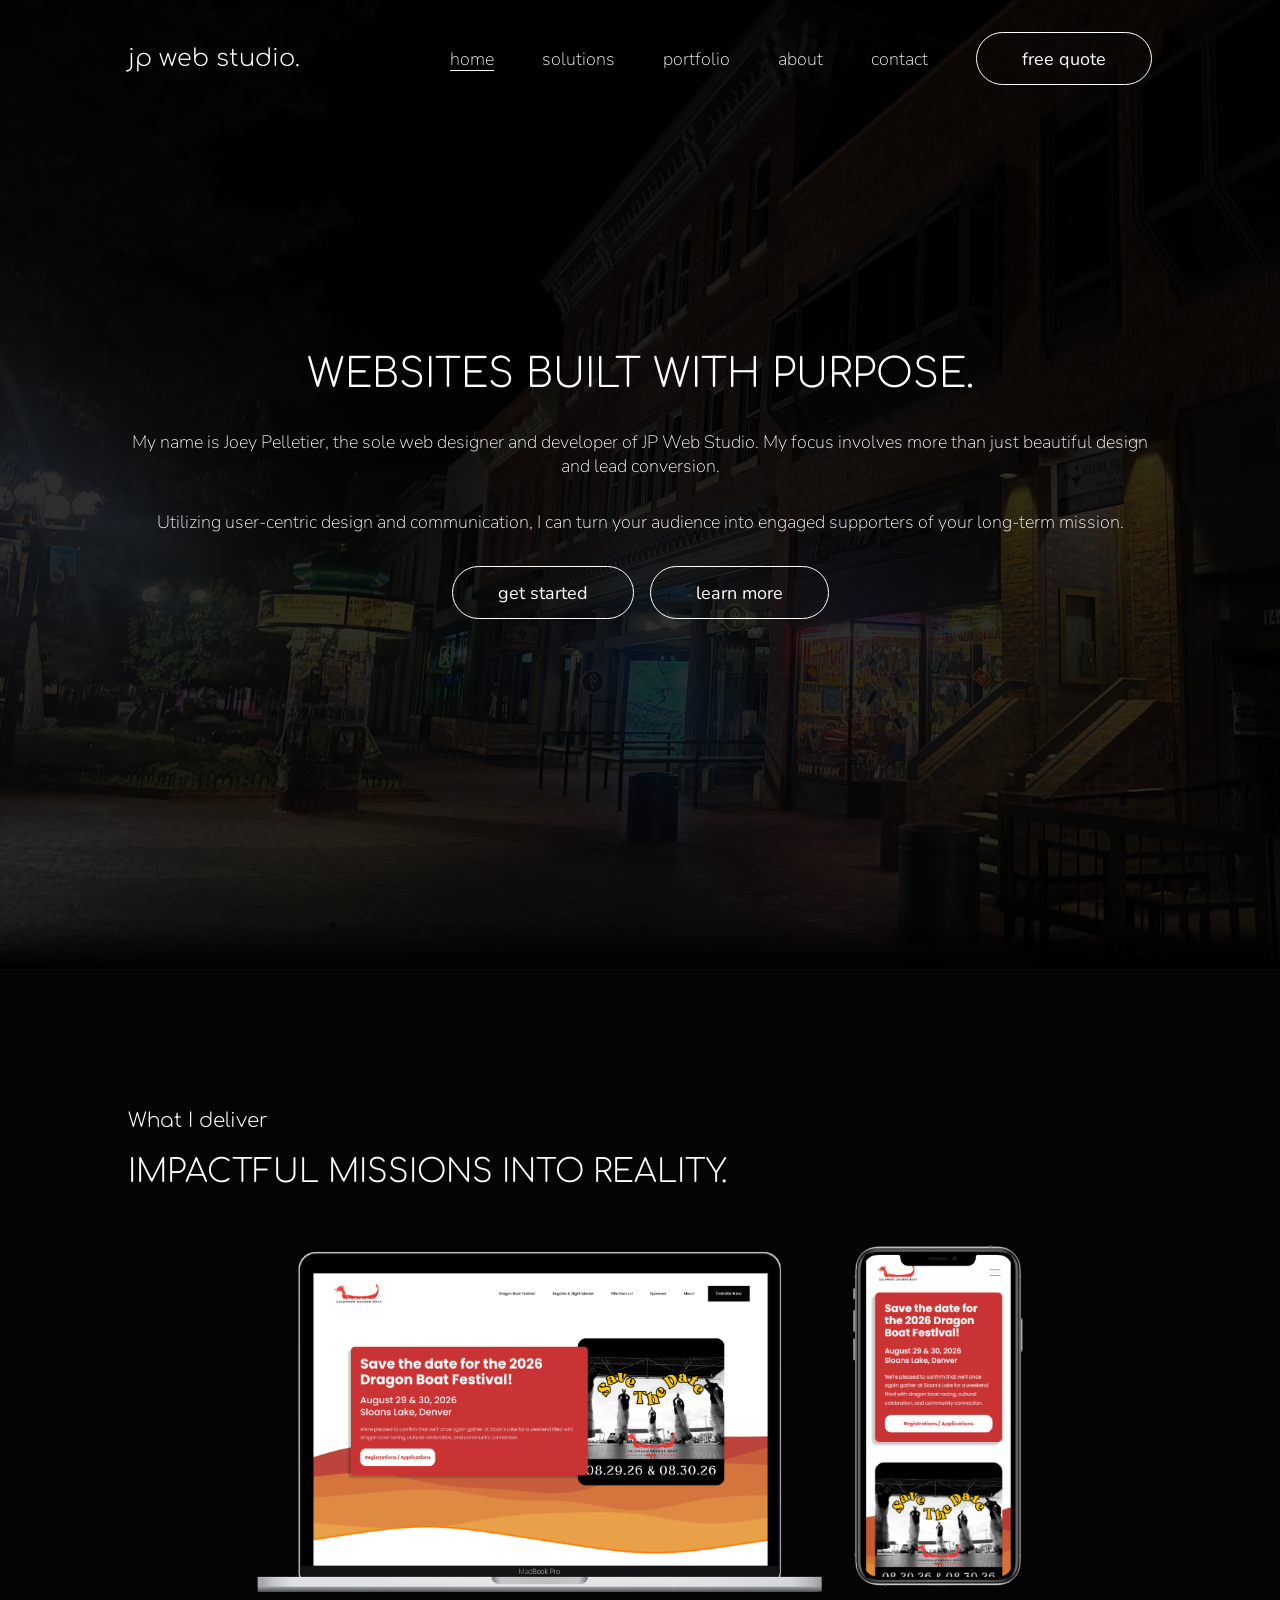
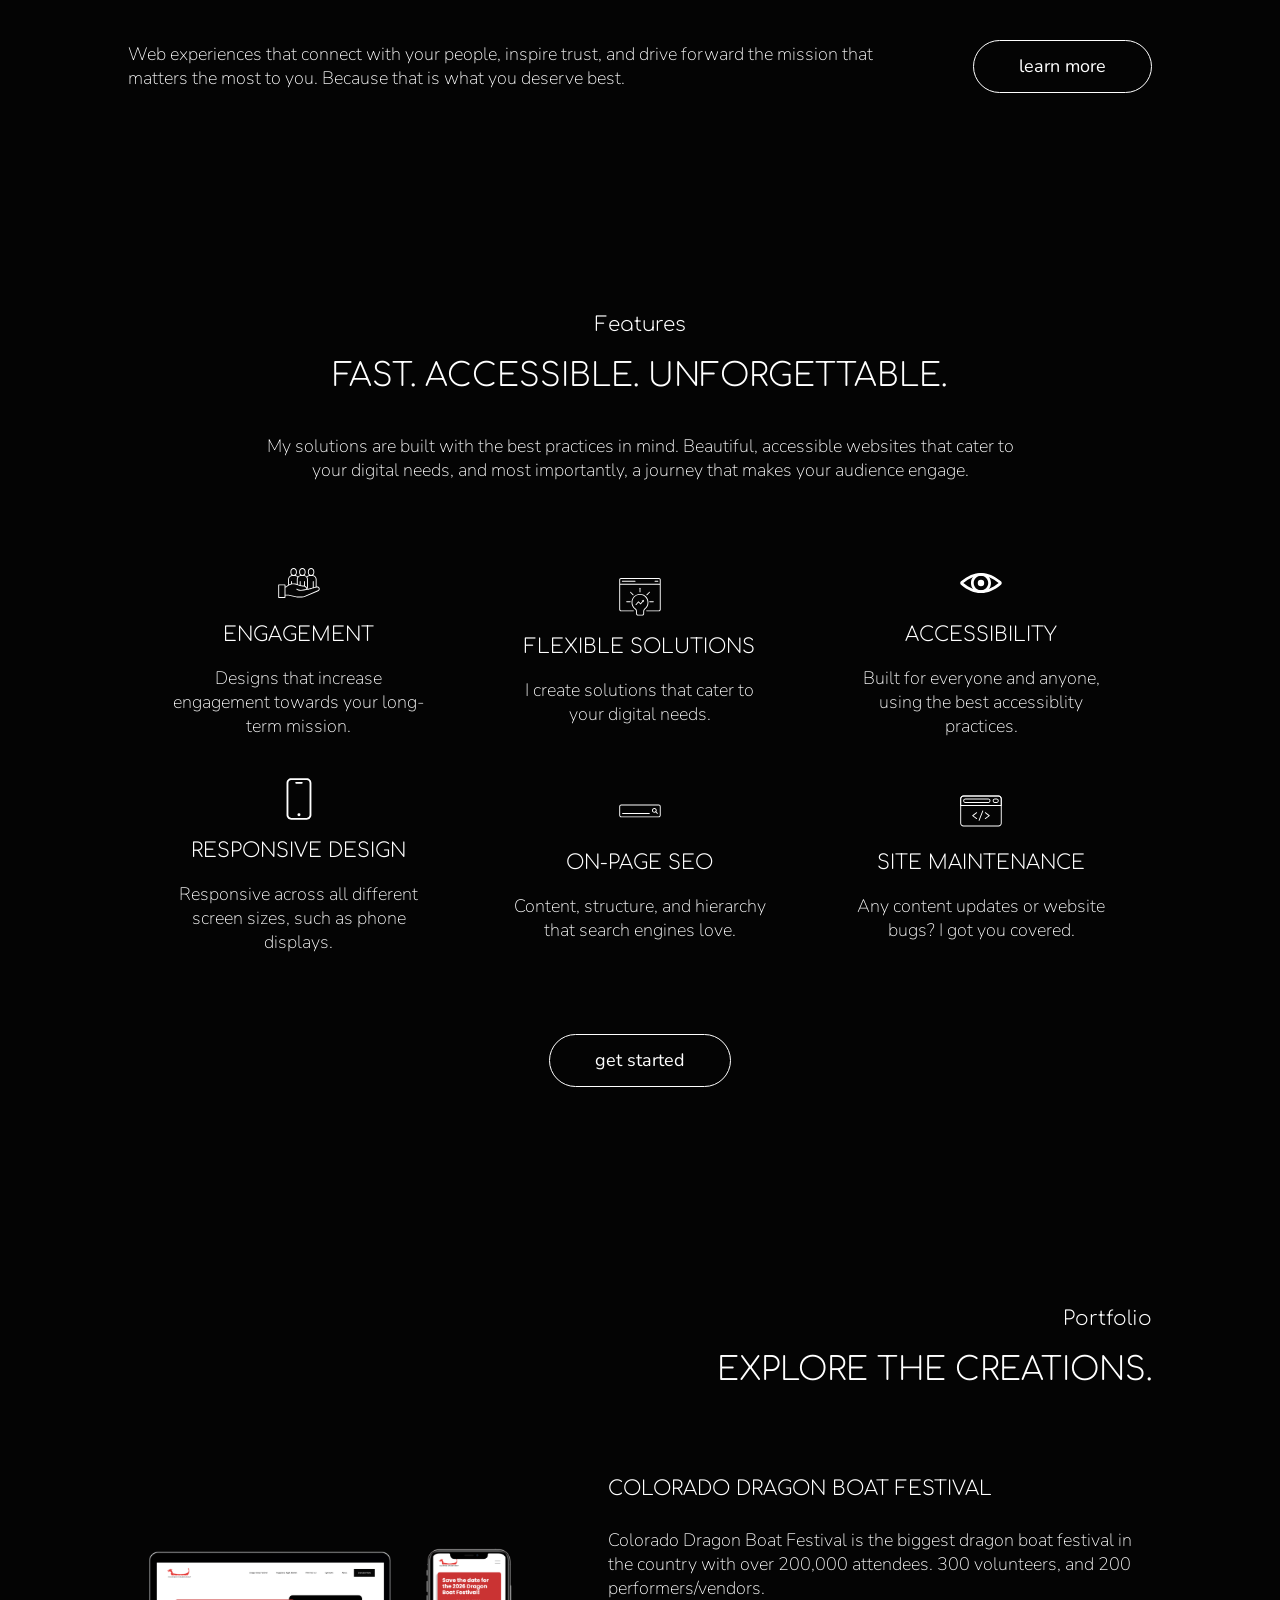
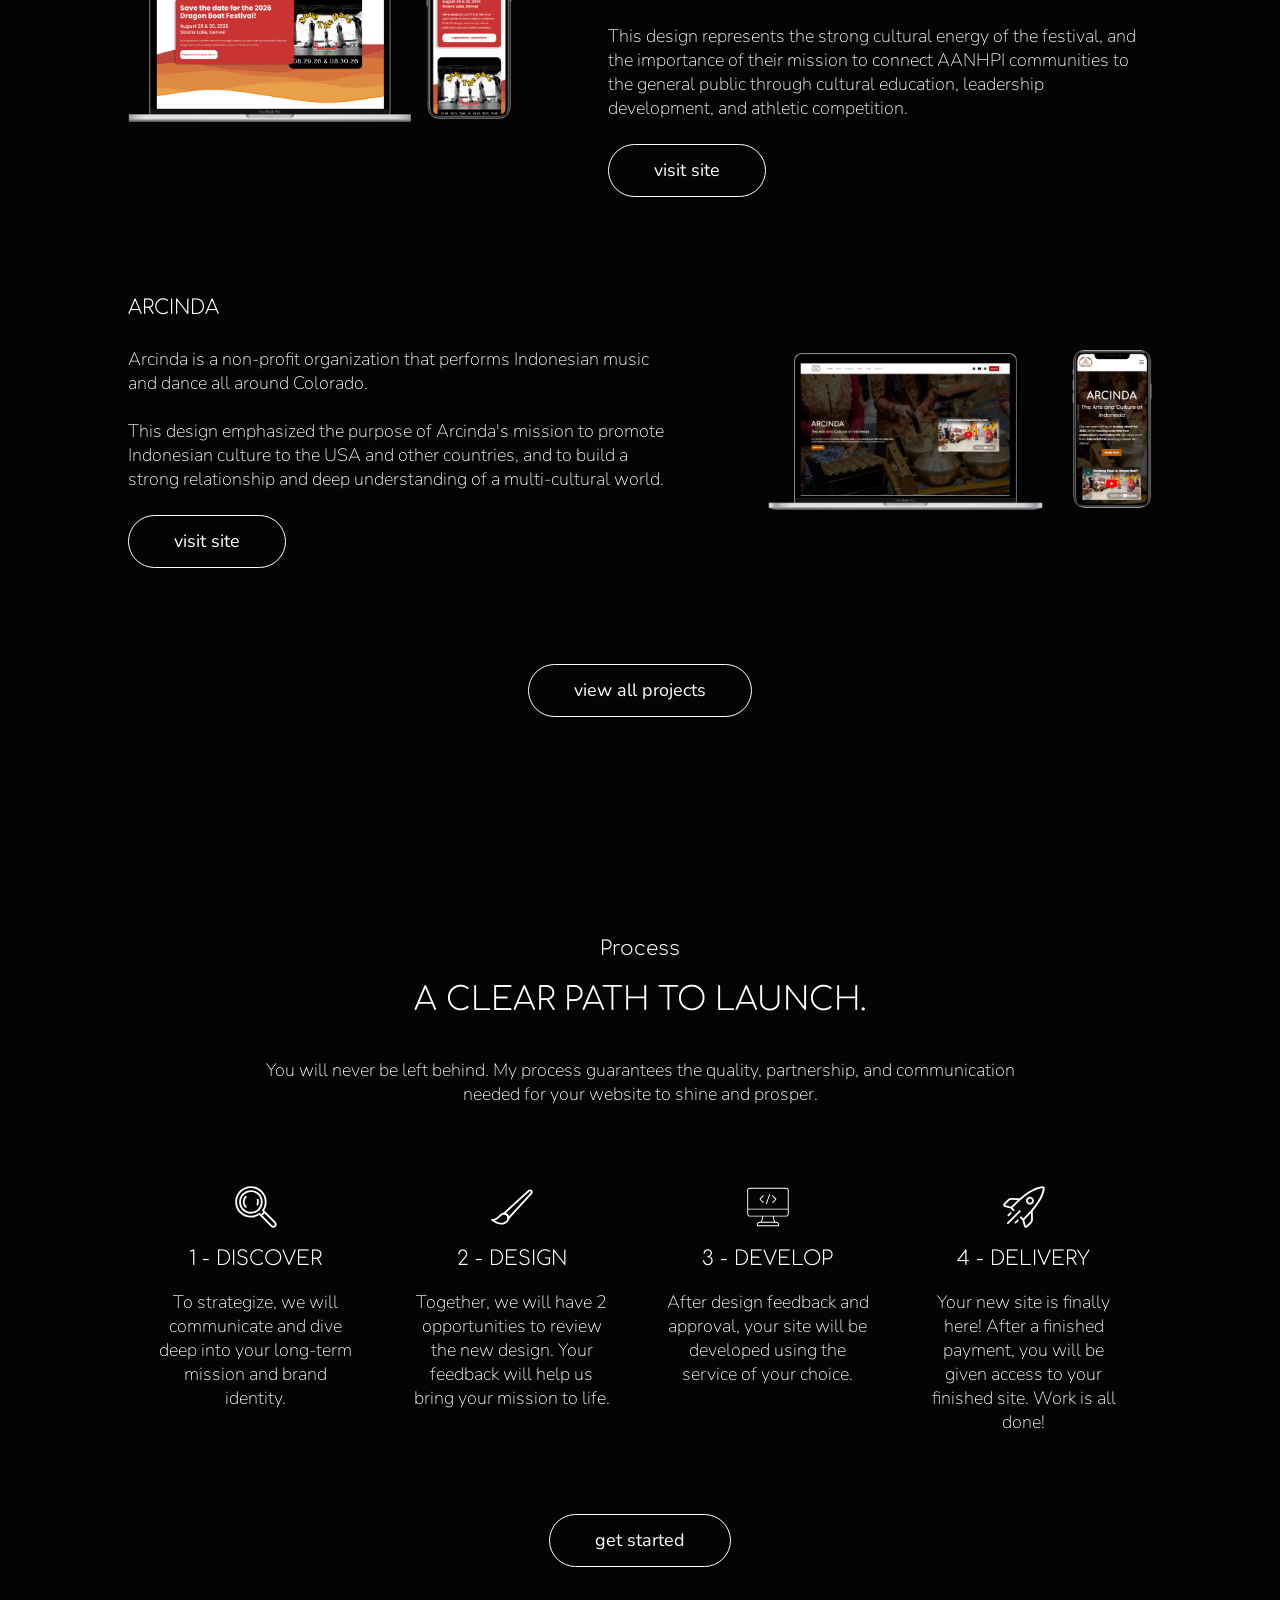
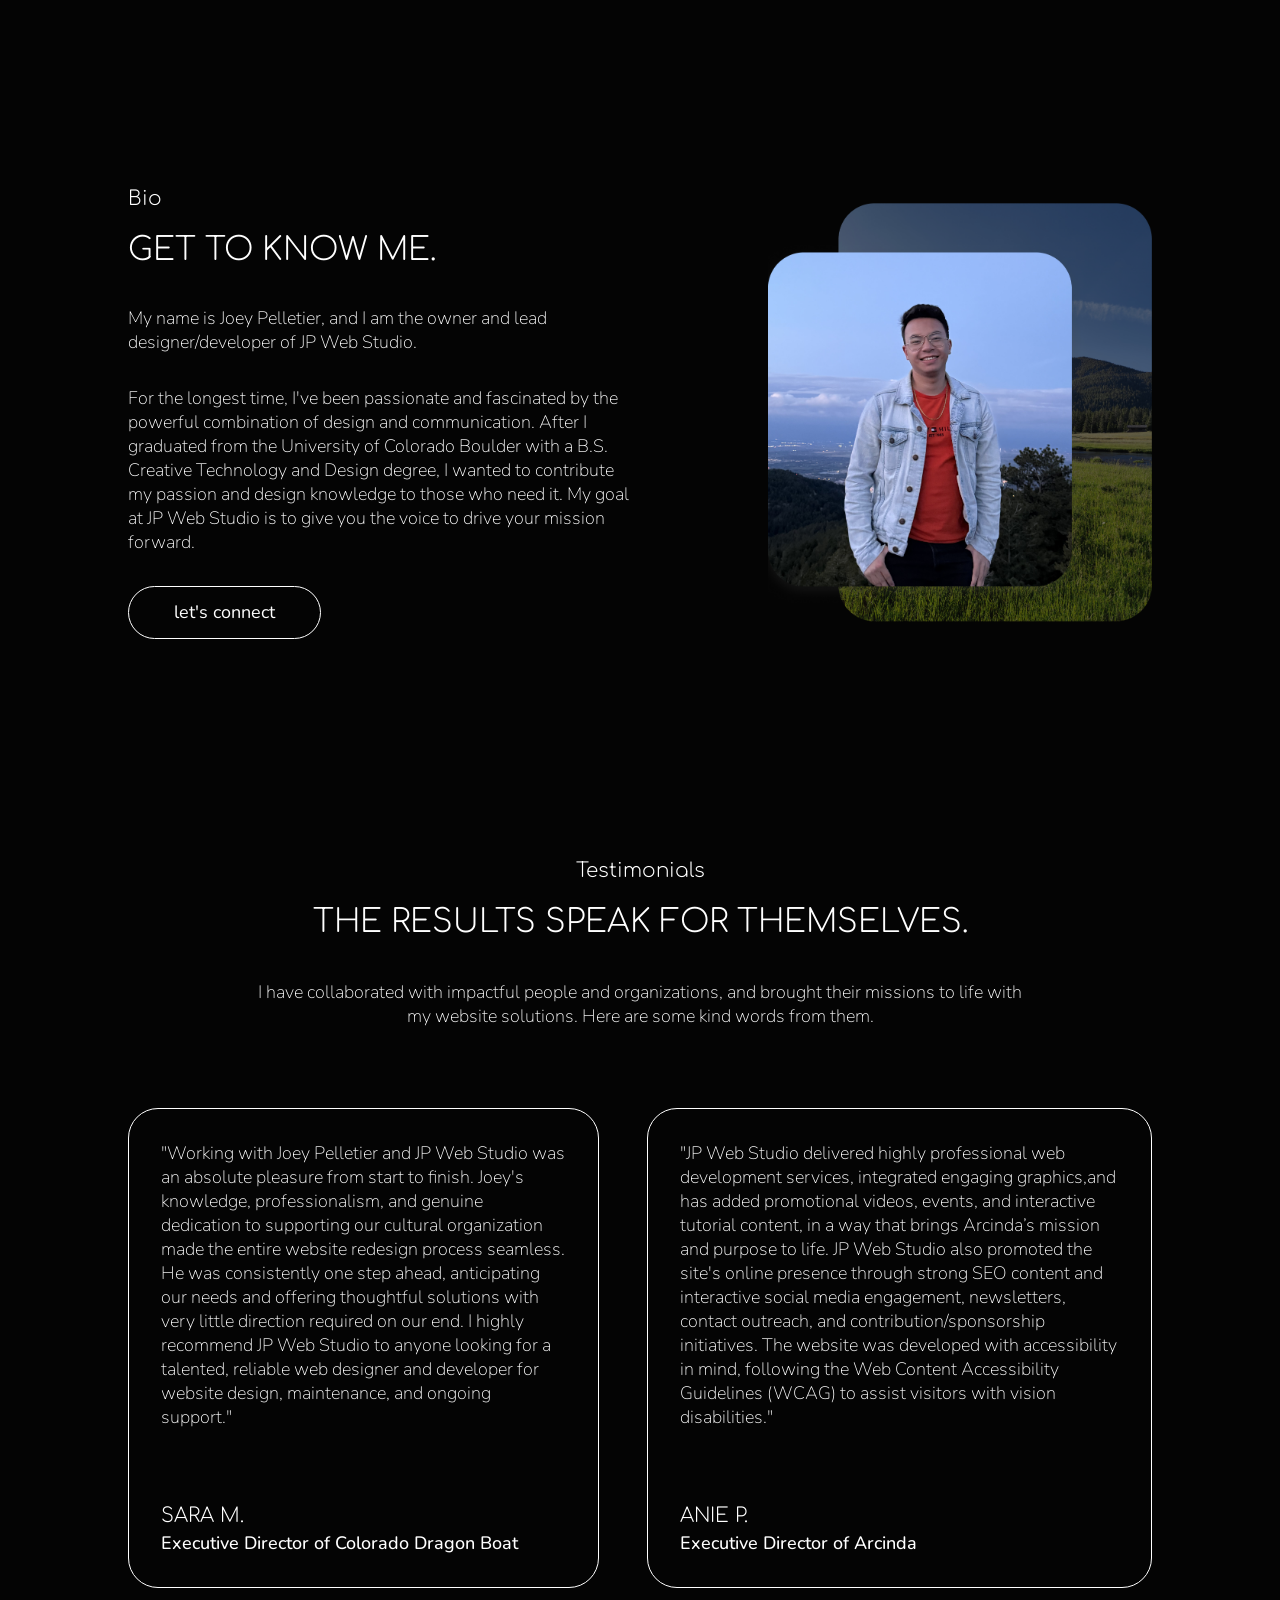
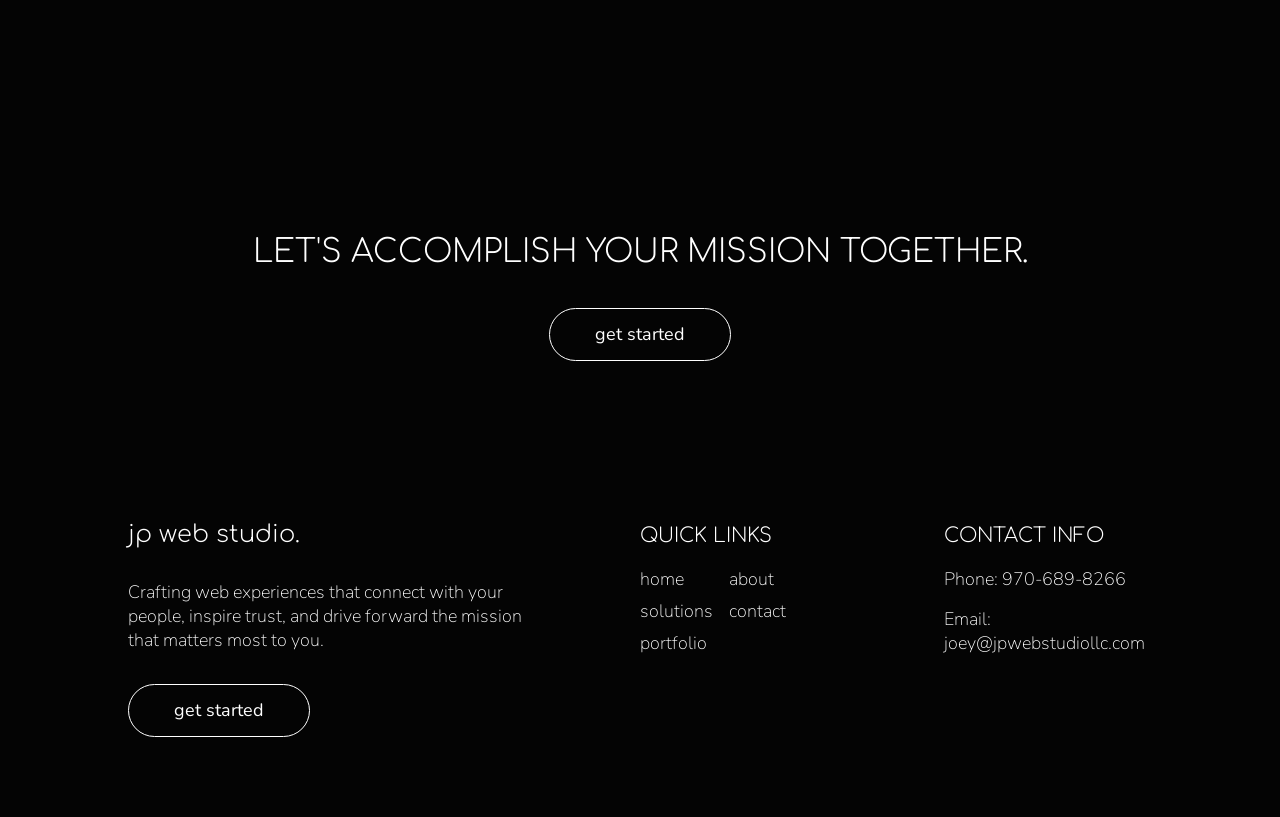
<file: index.html>
<!DOCTYPE html>
<html lang="en">
<head>
    <meta charset="UTF-8">
    <meta name="viewport" content="width=device-width, initial-scale=1.0">
    <title>JP Web Studio | Website Solutions Built To Drive Missions Forward | Colorado</title>
    <link rel="stylesheet" href="stylesheets/style.css">
    <link rel="icon" type="image/svg" href="svg/jp.svg">
</head>
<body>
    <a class="skip-link" href="#hero-section">Skip to content</a>
    <div class="hero-background">
        <header class="header-nav">
            <a href="/" class="logo-text">jp web studio.</a>
            <nav>
                <button class="nav-toggle">
                    <span></span>
                    <span></span>
                    <span></span>
                </button>
                <div class="nav-links-mobile">
                    <a class="underline" href="/">home</a>
                    <a href="/solutions/">solutions</a>
                    <a href="/portfolio/">portfolio</a>
                    <a href="/about/">about</a>
                    <a href="/contact/">contact</a>
                    <a class="link-button-in-nav" href="/contact/">
                        free quote
                    </a>
                </div>
                <div class="nav-links-desktop">
                    <a class="underline" href="/">home</a>
                    <a href="/solutions/">solutions</a>
                    <a href="/portfolio/">portfolio</a>
                    <a href="/about/">about</a>
                    <a href="/contact/">contact</a>
                    <a class="link-button" href="/contact/">
                        free quote
                    </a>
                </div>
            </nav>
        </header>
        <section class="hero" id="hero-section">
            <h1>WEBSITES BUILT WITH PURPOSE.</h1>
            <div class="scroll-breakpoint"></div>
            <p>My name is Joey Pelletier, the sole web designer and developer of JP Web Studio. My focus involves more than just beautiful design and lead conversion.</p>
            <p>Utilizing user-centric design and communication, I can turn your audience into engaged supporters of your long-term mission.</p>
            <!-- <p>Website solutions starting from $1500 (or $125/mo. for 12 mo.) and maintenance from $60/mo.</p> -->
            <div class="hero-button-row">
                <a href="/contact/" class="link-button">get started</a>
                <a href="/solutions/" class="link-button">learn more</a>
            </div>
        </section>
    </div>
    
    <section class="reg-section" id="what-we-deliver">
        <div class="heading-with-tagline">
            <p class="tagline-text">What I deliver</p>
            <h2>IMPACTFUL MISSIONS INTO REALITY.</h2>
        </div>
        <div class="impactful-mockup">
            <img src="images/cdbf-mockup.png" alt="mockup of colorado dragon boat's website">
        </div>
        <div class="impactful-para-and-cta">
            <p>Web experiences that connect with your people, inspire trust, and drive forward the mission that matters the most to you. Because that is what you deserve best.</p>
            <a href="/solutions/" class="link-button">learn more</a>
        </div>
        
    </section>

    <section class="reg-centered-section" id="features">
        <div class="heading-with-tagline">
            <p class="tagline-text">Features</p>
            <h2>FAST. ACCESSIBLE. UNFORGETTABLE.</h2>
            <p class="heading-description">My solutions are built with the best practices in mind. Beautiful, accessible websites that cater to your digital needs, and most importantly, a journey that makes your audience engage.</p>
        </div>
        <div class="all-features-container">
            <div class="features-row">
                <article class="feature-container">
                    <img src="svg/engagement.svg" alt="icon for engagement" class="icon-svg">
                    <h3>ENGAGEMENT</h3>
                    <p>Designs that increase engagement towards your long-term mission.</p>
                </article>
                <article class="feature-container">
                    <img src="svg/flexible-solutions.svg" alt="icon for flexible solutions" class="icon-svg">
                    <h3>FLEXIBLE SOLUTIONS</h3>
                    <p>I create solutions that cater to your digital needs.</p>
                </article>
                <article class="feature-container">
                    <img src="svg/accessibility.svg" alt="icon for accessibility" class="icon-svg">
                    <h3>ACCESSIBILITY</h3>
                    <p>Built for everyone and anyone, using the best accessiblity practices. </p>
                </article>
            </div>
            <div class="features-row">
                <article class="feature-container">
                    <img src="svg/responsive.svg" alt="icon for responsive design" class="icon-svg">
                    <h3>RESPONSIVE DESIGN</h3>
                    <p>Responsive across all different screen sizes, such as phone displays.</p>
                </article>
                <article class="feature-container">
                    <img src="svg/seo.svg" alt="icon for on-page seo" class="icon-svg">
                    <h3>ON-PAGE SEO</h3>
                    <p>Content, structure, and hierarchy that search engines love.</p>
                </article>
                <article class="feature-container">
                    <img src="svg/site-maintenance.svg" alt="icon for site maitenance" class="icon-svg">
                    <h3>SITE MAINTENANCE</h3>
                    <p>Any content updates or website bugs? I got you covered. </p>
                </article>
            </div>
        </div>
        <a href="/contact/" class="link-button">get started</a>
    </section>

    <section class="reg-section" id="portfolio">
        <div class="heading-with-tagline-right">
            <p class="tagline-text">Portfolio</p>
            <h2>EXPLORE THE CREATIONS.</h2>
        </div>
        <div class="all-projects">
            <article class="project-container-right">
                <div class="project-img-container">
                    <img src="images/cdbf-mockup.png" alt="mockup of colorado dragon boat's website inside of portfolio section">
                </div>
                <div class="project-info">
                    <h3>COLORADO DRAGON BOAT FESTIVAL</h3>
                    <p>Colorado Dragon Boat Festival is the biggest dragon boat festival in the country with over 200,000 attendees. 300 volunteers, and 200 performers/vendors.</p>
                    <p>This design represents the strong cultural energy of the festival, and the importance of their mission to connect AANHPI communities to the general public through cultural education, leadership development, and athletic competition.</p>
                    <a href="https://cdbf.org/" class="link-button" target="_blank">visit site</a>
                </div>
            </article>
            <article class="project-container-left">
                <div class="project-img-container">
                    <img src="images/arcinda-mockup.png" alt="mockup of Arcinda's website inside of portfolio section">
                </div>
                <div class="project-info">
                    <h3>ARCINDA</h3>
                    <p>Arcinda is a non-profit organization that performs Indonesian music and dance all around Colorado.</p>
                    <p>This design emphasized the purpose of Arcinda's mission to promote Indonesian culture to the USA and other countries, and to build a strong relationship and deep understanding of a multi-cultural world.</p>
                    <a href="https://arcinda.org/" class="link-button" target="_blank">visit site</a>
                </div>
            </article>
        </div>
        <a href="/portfolio/" class="link-centered-button">view all projects</a>
    </section>
    <section class="reg-centered-section" id="process">
        <div class="heading-with-tagline">
            <p class="tagline-text">Process</p>
            <h2>A CLEAR PATH TO LAUNCH.</h2>
            <p class="heading-description">You will never be left behind. My process guarantees the quality, partnership, and communication needed for your website to shine and prosper. </p>
        </div>
        <div class="all-processes-container">
            <div class="process-row">
                <article class="process-container">
                    <img src="svg/discovery.svg" alt="icon for discovery" class="icon-svg">
                    <h3>1 - DISCOVER</h3>
                    <p>To strategize, we will communicate and dive deep into your long-term mission and brand identity. </p>
                </article>
                <article class="process-container">
                    <img src="svg/design.svg" alt="icon for design" class="icon-svg">
                    <h3>2 - DESIGN</h3>
                    <p>Together, we will have 2 opportunities to review the new design. Your feedback will help us bring your mission to life.</p>
                </article>
                <article class="process-container">
                    <img src="svg/develop.svg" alt="icon for develop" class="icon-svg">
                    <h3>3 - DEVELOP</h3>
                    <p>After design feedback and approval, your site will be developed using the service of your choice.</p>
                </article>
                <article class="process-container">
                    <img src="svg/delivery.svg" alt="icon for delivery" class="icon-svg">
                    <h3>4 - DELIVERY</h3>
                    <p>Your new site is finally here! After a finished payment, you will be given access to your finished site. Work is all done!</p>
                </article>
            </div>
        </div>
        <a href="/contact/" class="link-button">get started</a>
    </section>
    <section class="reg-section" id="bio">
        <div class="info-img-container">
            <div class="img-container">
                <img src="images/bio-img-1.png" alt="bio image">
            </div>
            <div class="info-description">
                <div class="heading-with-tagline">
                    <p class="tagline-text">Bio</p>
                    <h2>GET TO KNOW ME.</h2>
                </div>
                <p>My name is Joey Pelletier, and I am the owner and lead designer/developer of JP Web Studio.</p>
                <p>For the longest time, I've been passionate and fascinated by the powerful combination of design and communication. After I graduated from the University of Colorado Boulder with a B.S. Creative Technology and Design degree, I wanted to contribute my passion and design knowledge to those who need it. My goal at JP Web Studio is to give you the voice to drive your mission forward.</p>
                <a href="/contact/" class="link-button">let's connect</a>
            </div>
        </div>
    </section>
    <section class="reg-centered-section" id="process">
        <div class="heading-with-tagline">
            <p class="tagline-text">Testimonials</p>
            <h2>THE RESULTS SPEAK FOR THEMSELVES.</h2>
            <p class="heading-description">I have collaborated with impactful people and organizations, and brought their missions to life with my website solutions. Here are some kind words from them.</p>
        </div>
        <div class="all-testimonials-container">
            <article class="testimonial-container">
                <p>"Working with Joey Pelletier and JP Web Studio was an absolute pleasure from start to finish. Joey's knowledge, professionalism, and genuine dedication to supporting our cultural organization made the entire website redesign process seamless. He was consistently one step ahead, anticipating our needs and offering thoughtful solutions with very little direction required on our end. I highly recommend JP Web Studio to anyone looking for a talented, reliable web designer and developer for website design, maintenance, and ongoing support."</p>
                <div class="testimonial-name-and-title">
                    <h3>SARA M.</h3>
                    <p class="testimonial-title">Executive Director of Colorado Dragon Boat</p>
                </div>
                
            </article>
            <article class="testimonial-container">
                <p>"JP Web Studio delivered highly professional web development services, integrated engaging graphics,and has added promotional videos, events, and interactive tutorial content, in a way that brings Arcinda’s mission and purpose to life. JP Web Studio also promoted the site's online presence through strong SEO content and interactive social media engagement, newsletters, contact outreach,  and contribution/sponsorship initiatives. The website was developed with accessibility in mind, following the Web Content Accessibility Guidelines (WCAG) to assist visitors with vision disabilities."</p>
                <div class="testimonial-name-and-title">
                    <h3>ANIE P.</h3>
                    <p class="testimonial-title">Executive Director of Arcinda</p>
                </div>
            </article>
        </div>
    </section>
    <section class="mission-together" id="mission-cta">
        <div class="heading-and-cta">
            <h2>LET'S ACCOMPLISH YOUR MISSION TOGETHER.</h2>
            <a href="/contact/" class="link-button">get started</a>
        </div>
    </section>
    <footer class="site-footer">
        <div class="footer-cta">
            <a href="/" class="logo-text">jp web studio.</a>
            <p>Crafting web experiences that connect with your people, inspire trust, and drive forward the mission that matters most to you.</p>
            <a href="/contact/" class="link-button">get started</a>
        </div>
        <div class="footer-links">
            <h2 class="footer-heading">QUICK LINKS</h2>
            <div class="links-groups">
                <div class="links-group">
                    <a href="/">home</a>
                    <a href="/solutions/">solutions</a>
                    <a href="/portfolio/">portfolio</a>
                </div>
                <div class="links-group">
                    <a href="/about/">about</a>
                    <a href="/contact/">contact</a>
                </div>
            </div>

            
        </div>
        <div class="footer-contact-info">
            <h2 class="footer-heading">CONTACT INFO</h2>
            <p>Phone: 970-689-8266</p>
            <p>Email: joey@jpwebstudiollc.com</p>
        </div> 
    </footer>
    <script src="js/script.js" defer></script>
</body>
</html>
</file>
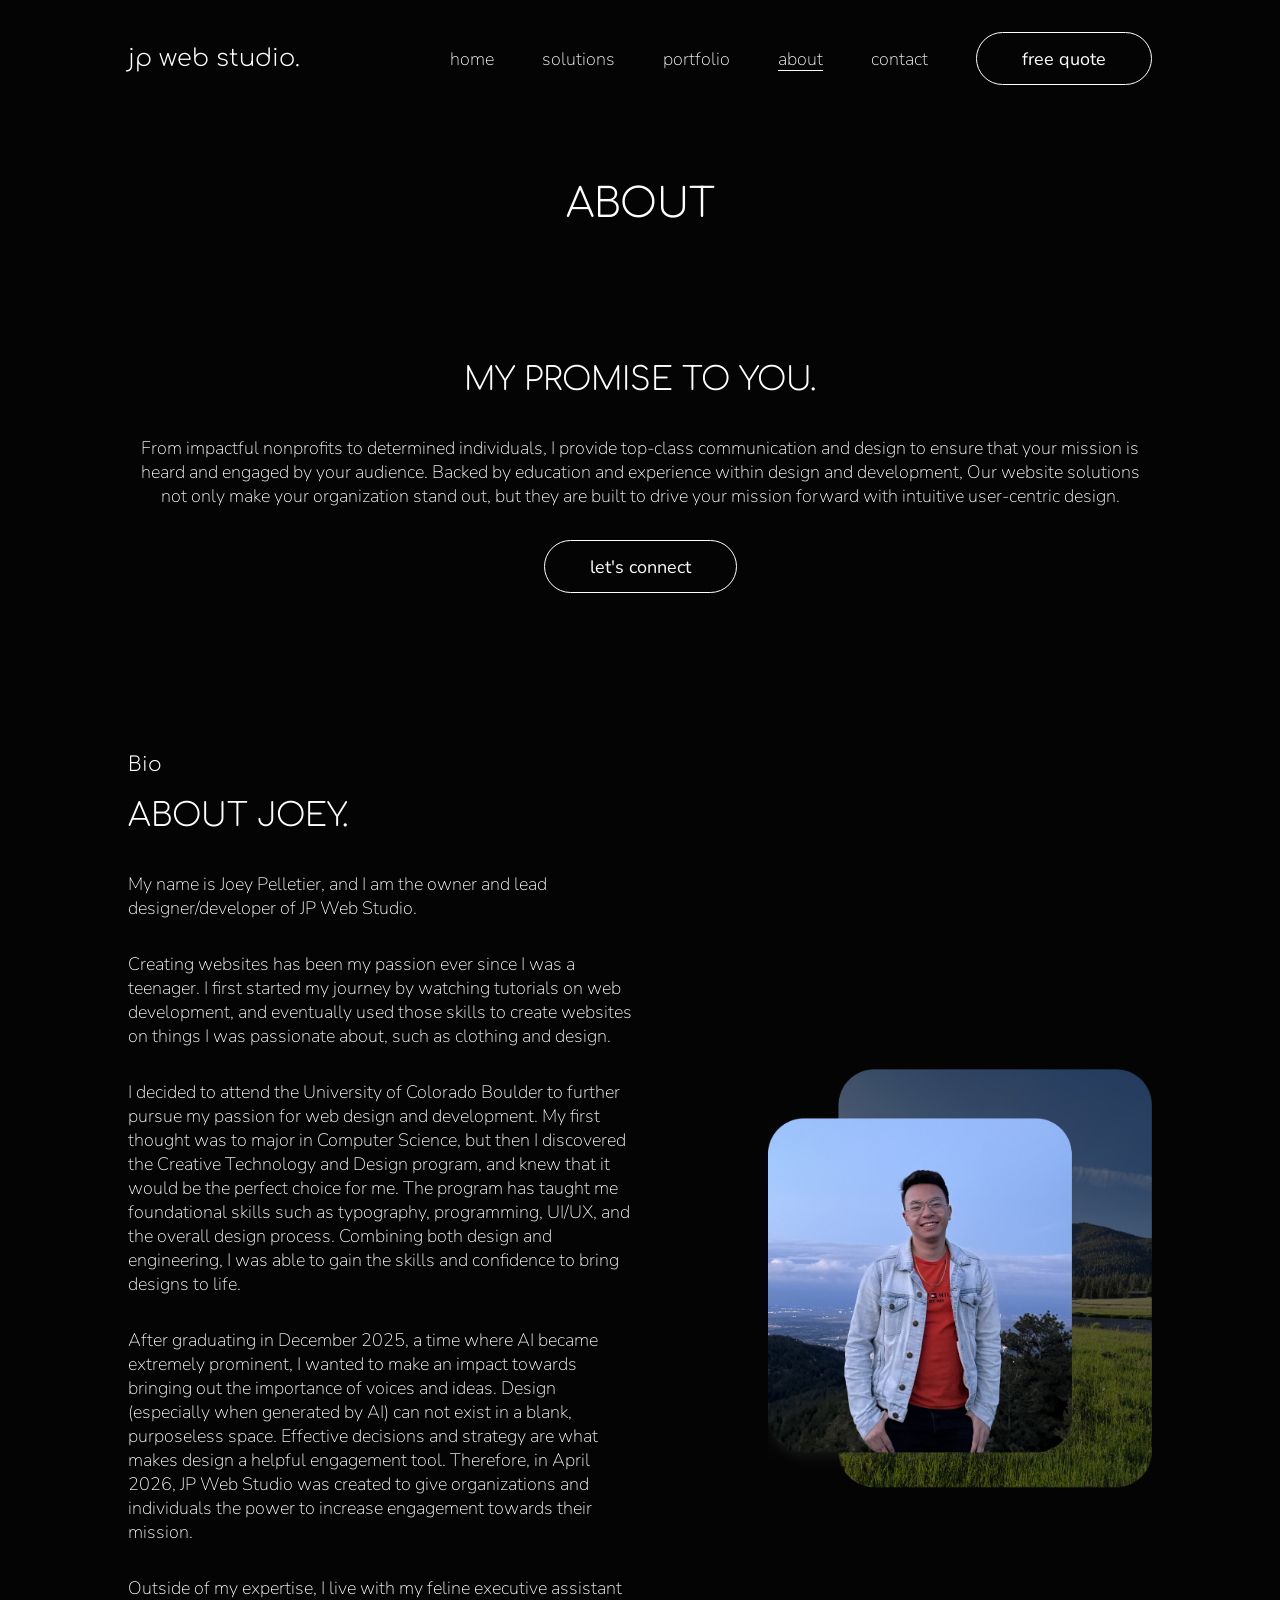
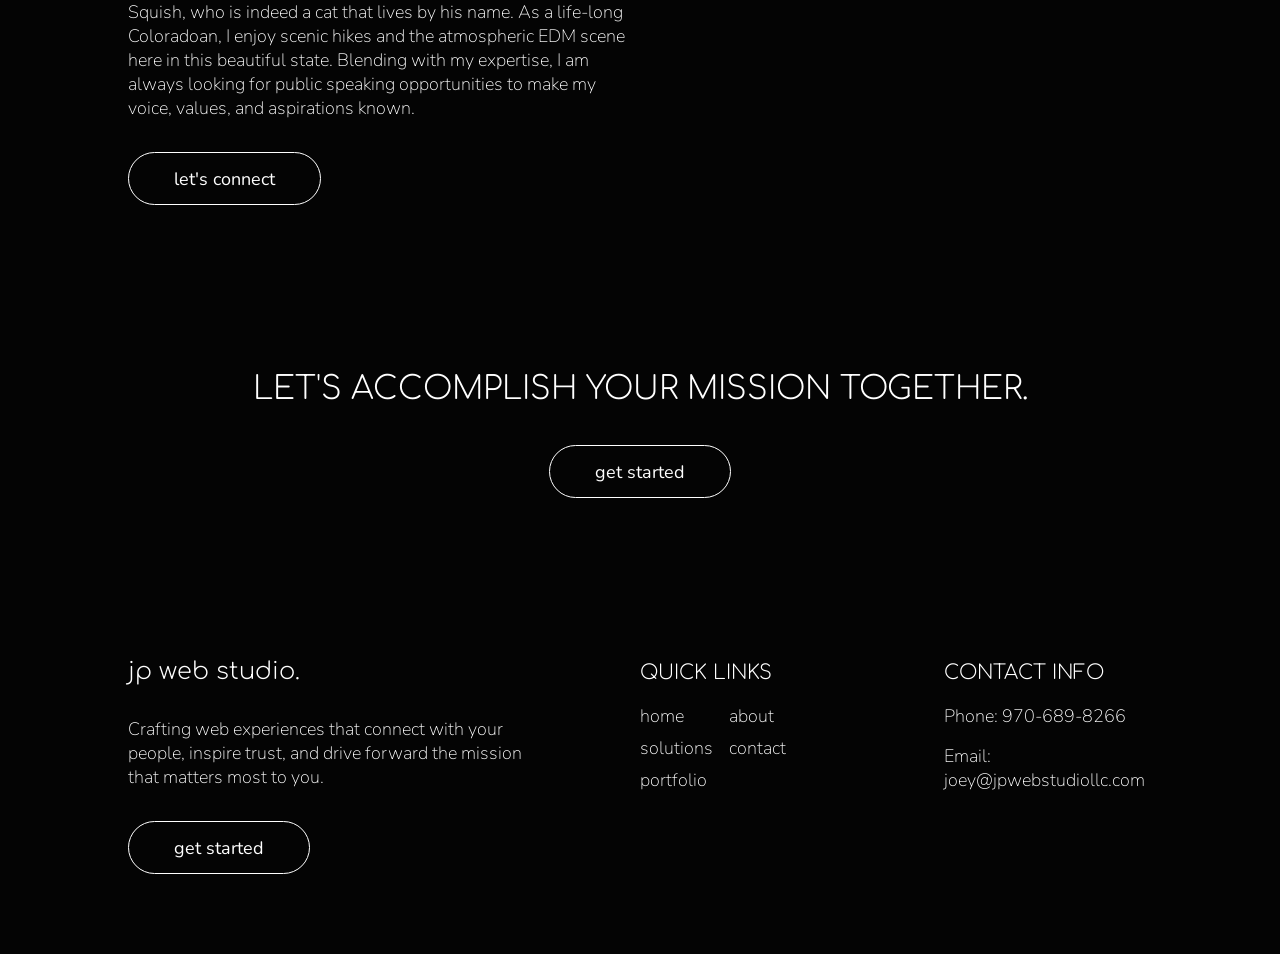
<file: about/index.html>
<!DOCTYPE html>
<html lang="en">
<head>
    <meta charset="UTF-8">
    <meta name="viewport" content="width=device-width, initial-scale=1.0">
    <title>About | JP Web Studio</title>
    <link rel="stylesheet" href="../stylesheets/style.css">
    <link rel="icon" type="image/svg" href="../svg/jp.svg">
</head>
<body>
    <a class="subpage-skip-link" href="#about">Skip to content</a>
        <header class="header-nav-subpage">
            <a href="../" class="logo-text">jp web studio.</a>
            <nav>
                <button class="nav-toggle">
                    <span></span>
                    <span></span>
                    <span></span>
                </button>
                <div class="nav-links-mobile">
                    <a href="/">home</a>
                    <a href="/solutions/">solutions</a>
                    <a href="/portfolio/">portfolio</a>
                    <a class="underline" href="/about/">about</a>
                    <a href="/contact/">contact</a>
                    <a class="link-button-in-nav" href="/contact/">
                        free quote
                    </a>
                </div>
                <div class="nav-links-desktop">
                    <a href="/">home</a>
                    <a href="/solutions/">solutions</a>
                    <a href="/portfolio/">portfolio</a>
                    <a class="underline" href="/about/">about</a>
                    <a href="/contact/">contact</a>
                    <a class="link-button" href="/contact/">
                        free quote
                    </a>
                </div>
            </nav>
        </header>
        <div class="sub-page-heading" id="about">
            <h1>ABOUT</h1>
        </div>
        <section class="reg-subpage-center-section">
                    <h2>MY PROMISE TO YOU.</h2>
                    <p>From impactful nonprofits to determined individuals, I provide top-class communication and design to ensure that your mission is heard and engaged by your audience. Backed by education and experience within design and development, Our website solutions not only make your organization stand out, but they are built to drive your mission forward with intuitive user-centric design.</p>
                    <a href="" class="link-button">let's connect</a>
            </div>
        </section>
        <section class="reg-subpage-section">
            <div class="info-img-container">
                <div class="img-container">
                    <img src="../images/bio-img-1.png" alt="bio image">
                </div>
                <div class="info-description">
                    <div class="heading-with-tagline">
                        <p class="tagline-text">Bio</p>
                        <h2>ABOUT JOEY.</h2>
                    </div>
                    <p>My name is Joey Pelletier, and I am the owner and lead designer/developer of JP Web Studio.</p>
                    <p>Creating websites has been my passion ever since I was a teenager. I first started my journey by watching tutorials on web development, and eventually used those skills to create websites on things I was passionate about, such as clothing and design.</p>
                    <p>I decided to attend the University of Colorado Boulder to further pursue my passion for web design and development. My first thought was to major in Computer Science, but then I discovered the Creative Technology and Design program, and knew that it would be the perfect choice for me. The program has taught me foundational skills such as typography, programming,  UI/UX, and the overall design process. Combining both design and engineering, I was able to gain the skills and confidence to bring designs to life.</p>
                    <p>After graduating in December 2025, a time where AI became extremely prominent, I wanted to make an impact towards bringing out the importance of voices and ideas. Design (especially when generated by AI) can not exist in a blank, purposeless space. Effective decisions and strategy are what makes design a helpful engagement tool. Therefore, in April 2026, JP Web Studio was created to give organizations and individuals the power to increase engagement towards their mission.</p>
                    <p>Outside of my expertise, I live with my feline executive assistant Squish, who is indeed a cat that lives by his name. As a life-long Coloradoan, I enjoy scenic hikes and the atmospheric EDM scene here in this beautiful state. Blending with my expertise, I am always looking for public speaking opportunities to make my voice, values, and aspirations known.</p>
                    <a href="/contact/" class="link-button">let's connect</a>
                </div>
            </div>
        </section>

        <section class="mission-together" id="mission-cta">
            <div class="heading-and-cta">
                <h2>LET'S ACCOMPLISH YOUR MISSION TOGETHER.</h2>
                <a href="" class="link-button">get started</a>
            </div>
        </section>
        
    <footer class="site-footer">
        <div class="footer-cta">
            <a href="/" class="logo-text">jp web studio.</a>
            <p>Crafting web experiences that connect with your people, inspire trust, and drive forward the mission that matters most to you.</p>
            <a href="/" class="link-button">get started</a>
        </div>
        <div class="footer-links">
            <h2 class="footer-heading">QUICK LINKS</h2>
            <div class="links-groups">
                <div class="links-group">
                    <a href="/">home</a>
                    <a href="/solutions/">solutions</a>
                    <a href="/portfolio/">portfolio</a>
                </div>
                <div class="links-group">
                    <a href="/about/">about</a>
                    <a href="/contact/">contact</a>
                </div>
            </div>

            
        </div>
        <div class="footer-contact-info">
            <h2 class="footer-heading">CONTACT INFO</h2>
            <p>Phone: 970-689-8266</p>
            <p>Email: joey@jpwebstudiollc.com</p>
        </div> 
    </footer>
    <!-- <h1>WEBSITES BUILT WITH PURPOSE</h1> -->
    <!-- plz deploy -->
    <script src="../js/nav.js" defer></script>
</body>
</html>
</file>
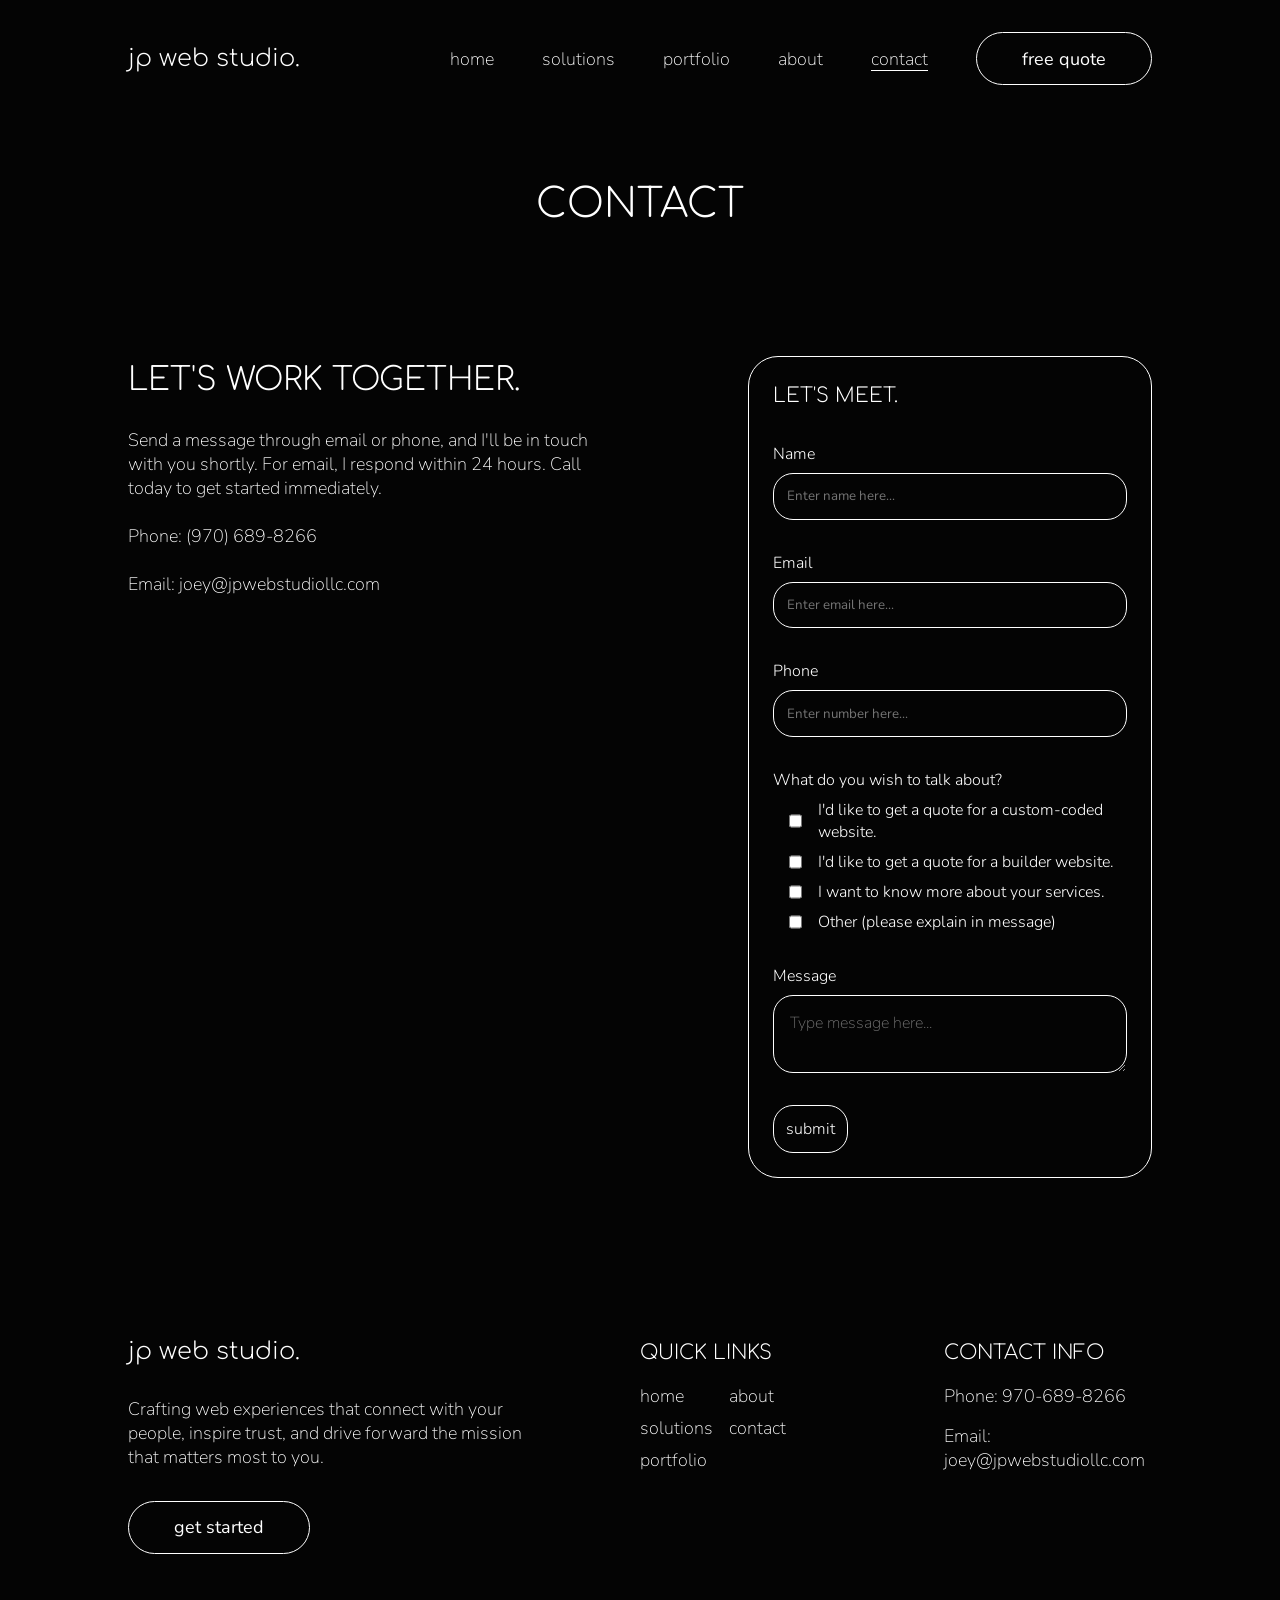
<file: contact/index.html>
<!DOCTYPE html>
<html lang="en">
<head>
    <meta charset="UTF-8">
    <meta name="viewport" content="width=device-width, initial-scale=1.0">
    <title>Contact | JP Web Studio</title>
    <link rel="stylesheet" href="../stylesheets/style.css">
    <link rel="icon" type="image/svg" href="../svg/jp.svg">
</head>
<body>
    <a class="subpage-skip-link" href="#contact">Skip to content</a>
        <header class="header-nav-subpage">
            <a href="../" class="logo-text">jp web studio.</a>
            <nav>
                <button class="nav-toggle">
                    <span></span>
                    <span></span>
                    <span></span>
                </button>
                <div class="nav-links-mobile">
                    <a href="/">home</a>
                    <a href="/solutions/">solutions</a>
                    <a href="/portfolio/">portfolio</a>
                    <a href="/about/">about</a>
                    <a class="underline" href="/contact/">contact</a>
                    <a class="link-button-in-nav" href="/contact/">
                        free quote
                    </a>
                </div>
                <div class="nav-links-desktop">
                    <a href="/">home</a>
                    <a href="/solutions/">solutions</a>
                    <a href="/portfolio/">portfolio</a>
                    <a href="/about/">about</a>
                    <a class="underline" href="/contact/">contact</a>
                    <a class="link-button" href="/contact/">
                        free quote
                    </a>
                </div>
            </nav>
        </header>
        <div class="sub-page-heading" id="contact">
            <h1>CONTACT</h1>
        </div>
        <section class="info-and-form">
            <div class="contact-info">
                <h2>LET'S WORK TOGETHER.</h2>
                <p>Send a message through email or phone, and I'll be in touch with you shortly. For email, I respond within 24 hours. Call today to get started immediately.</p>
                <p>Phone: (970) 689-8266</p>
                <p>Email: joey@jpwebstudiollc.com</p>
            </div>
            <div class="form-container">
                <form name="contact" method="POST" data-netlify="true" netlify>
                    <h3>LET'S MEET.</h3>
                    <div class="label-and-text">
                        <label for="name">Name</label>
                        <input type="text" id="name" name="name" placeholder="Enter name here..." required type="text" >
                    </div>
                    <div class="label-and-text">
                        <label for="email">Email</label>
                        <input type="text" id="email" name="email" placeholder="Enter email here..." required type="text" >
                    </div>
                    <div class="label-and-text">
                        <label for="phone">Phone</label>
                        <input type="text" id="phone" name="phone" placeholder="Enter number here..." required type="text" >
                    </div>
                    <div class="label-and-checkboxes">
                        <legend>What do you wish to talk about?</legend>
                        <div class="label-and-checkbox">
                            <input type="checkbox" id="custom-code" name="custom-code" />
                            <label for="custom-code">I'd like to get a quote for a custom-coded website.</label>
                        </div>
                        <div class="label-and-checkbox">
                            <input type="checkbox" id="builder" name="builder" />
                            <label for="builder">I'd like to get a quote for a builder website.</label>
                        </div>
                        <div class="label-and-checkbox">
                            <input type="checkbox" id="services" name="services" />
                            <label for="services">I want to know more about your services.</label>
                        </div>

                        <div class="label-and-checkbox">
                            <input type="checkbox" id="other" name="other" />
                            <label for="other">Other (please explain in message)</label>
                        </div>
                    </div>
                    <div class="label-and-textarea">
                        <label for="message">Message</label>
                        <textarea id="message" name="message" required placeholder="Type message here..."></textarea>
                    </div>
                    <button class="submit-button" type="submit">
                        submit
                    </button>
                </form>
            </div>    
            
        </section>
    <footer class="site-footer">
        <div class="footer-cta">
            <a href="/" class="logo-text">jp web studio.</a>
            <p>Crafting web experiences that connect with your people, inspire trust, and drive forward the mission that matters most to you.</p>
            <a href="/contact/" class="link-button">get started</a>
        </div>
        <div class="footer-links">
            <h2 class="footer-heading">QUICK LINKS</h2>
            <div class="links-groups">
                <div class="links-group">
                    <a href="/">home</a>
                    <a href="/solutions/">solutions</a>
                    <a href="/portfolio/">portfolio</a>
                </div>
                <div class="links-group">
                    <a href="/about/">about</a>
                    <a href="/contact/">contact</a>
                </div>
            </div>

            
        </div>
        <div class="footer-contact-info">
            <h2 class="footer-heading">CONTACT INFO</h2>
            <p>Phone: 970-689-8266</p>
            <p>Email: joey@jpwebstudiollc.com</p>
        </div> 
    </footer>
    <!-- <h1>WEBSITES BUILT WITH PURPOSE</h1> -->
    <!-- plz deploy -->
    <script src="../js/nav.js" defer></script>
</body>
</html>
</file>
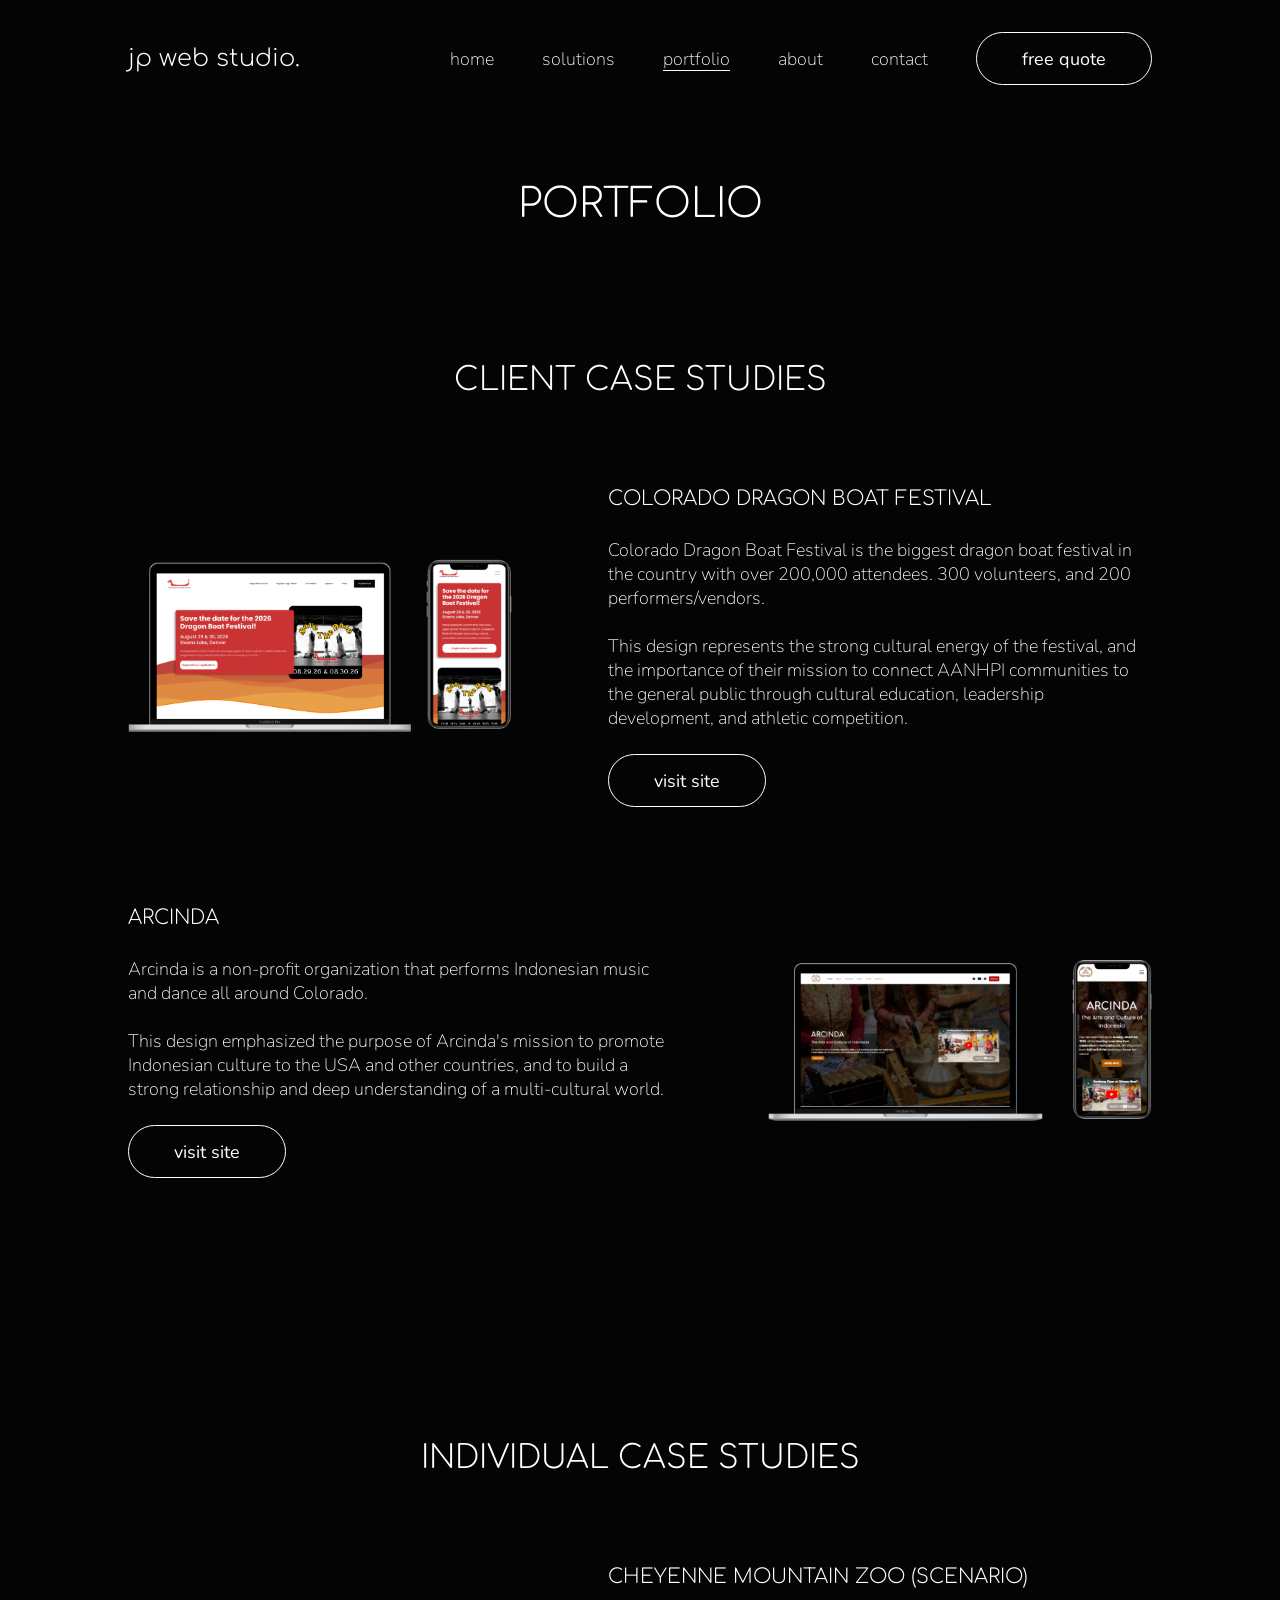
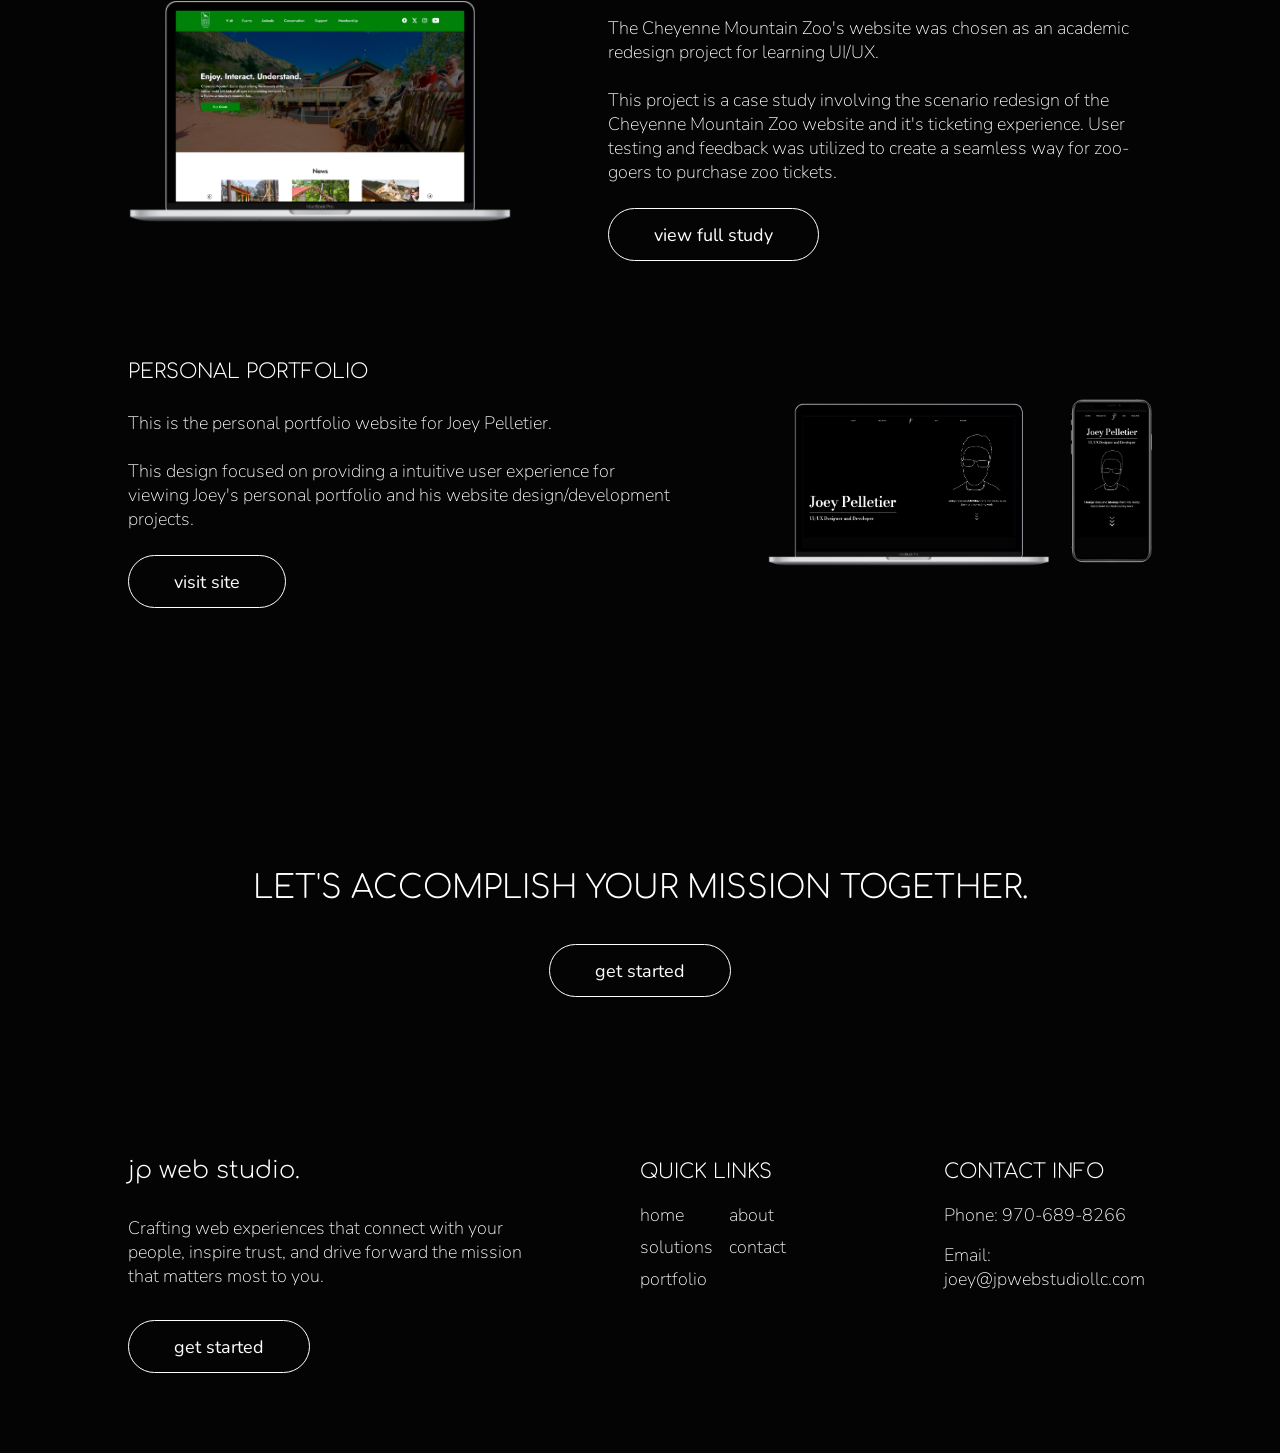
<file: portfolio/index.html>
<!DOCTYPE html>
<html lang="en">
<head>
    <meta charset="UTF-8">
    <meta name="viewport" content="width=device-width, initial-scale=1.0">
    <title>Portfolio | JP Web Studio</title>
    <link rel="stylesheet" href="../stylesheets/style.css">
    <link rel="icon" type="image/svg" href="../svg/jp.svg">
</head>
<body>
    <a class="subpage-skip-link" href="#portfolio">Skip to content</a>
        <header class="header-nav-subpage">
            <a href="../" class="logo-text">jp web studio.</a>
            <nav>
                <button class="nav-toggle">
                    <span></span>
                    <span></span>
                    <span></span>
                </button>
                <div class="nav-links-mobile">
                    <a href="/">home</a>
                    <a href="/solutions/">solutions</a>
                    <a class="underline" href="/portfolio/">portfolio</a>
                    <a href="/about/">about</a>
                    <a href="/contact/">contact</a>
                    <a class="link-button-in-nav" href="/contact/">
                        free quote
                    </a>
                </div>
                <div class="nav-links-desktop">
                    <a href="/">home</a>
                    <a href="/solutions/">solutions</a>
                    <a class="underline" href="/portfolio/">portfolio</a>
                    <a href="/about/">about</a>
                    <a href="/contact/">contact</a>
                    <a class="link-button" href="/contact/">
                        free quote
                    </a>
                </div>
            </nav>
        </header>
        <div class="sub-page-heading">
            <h1 id="portfolio">PORTFOLIO</h1>
        </div>
        <section class="reg-subpage-section">
            <div class="centered-heading">
                <h2>CLIENT CASE STUDIES</h2>
            </div>
            <div class="all-projects">
                <article class="project-container-right">
                    <div class="project-img-container">
                        <img src="../images/cdbf-mockup.png" alt="mockup of colorado dragon boat's website inside of portfolio section">
                    </div>
                    <div class="project-info">
                        <h3>COLORADO DRAGON BOAT FESTIVAL</h3>
                        <p>Colorado Dragon Boat Festival is the biggest dragon boat festival in the country with over 200,000 attendees. 300 volunteers, and 200 performers/vendors.</p>
                        <p>This design represents the strong cultural energy of the festival, and the importance of their mission to connect AANHPI communities to the general public through cultural education, leadership development, and athletic competition.</p>
                        <a href="https://cdbf.org/" class="link-button" target="_blank">visit site</a>
                    </div>
                </article>
                <article class="project-container-left">
                    <div class="project-img-container">
                        <img src="../images/arcinda-mockup.png" alt="mockup of Arcinda's website inside of portfolio section">
                    </div>
                    <div class="project-info">
                        <h3>ARCINDA</h3>
                        <p>Arcinda is a non-profit organization that performs Indonesian music and dance all around Colorado.</p>
                        <p>This design emphasized the purpose of Arcinda's mission to promote Indonesian culture to the USA and other countries, and to build a strong relationship and deep understanding of a multi-cultural world.</p>
                        <a href="https://arcinda.org/" class="link-button" target="_blank">visit site</a>
                    </div>
                </article>
            </div>
        </section>
        <section class="reg-subpage-section">
            <div class="centered-heading">
                <h2>INDIVIDUAL CASE STUDIES</h2>
            </div>
            <div class="all-projects">
                <article class="project-container-right">
                    <div class="project-img-container">
                        <img src="../images/cmz-mockup-2.png" alt="mockup of CMZ website design inside of portfolio section">
                    </div>
                    <div class="project-info">
                        <h3>CHEYENNE MOUNTAIN ZOO (SCENARIO)</h3>
                        <p>The Cheyenne Mountain Zoo's website was chosen as an academic redesign project for learning UI/UX.</p>
                        <p>This project is a case study involving the scenario redesign of the Cheyenne Mountain Zoo website and it's ticketing experience. User testing and feedback was utilized to create a seamless way for zoo-goers to purchase zoo tickets.</p>
                        <a href="https://joey1pelletier.me/portfolio/cmzoo.html" class="link-button" target="_blank">view full study</a>
                    </div>
                </article>
                <article class="project-container-left">
                    <div class="project-img-container">
                        <img src="../images/portfolio-mockup.png" alt="mockup of Joey's personal portfolio website inside of portfolio section">
                    </div>
                    <div class="project-info">
                        <h3>PERSONAL PORTFOLIO</h3>
                        <p>This is the personal portfolio website for Joey Pelletier.</p>
                        <p>This design focused on providing a intuitive user experience for viewing Joey's personal portfolio and his website design/development projects.</p>
                        <a href="https://joey1pelletier.me/portfolio" class="link-button" target="_blank">visit site</a>
                    </div>
                </article>
            </div>
        </section>

        <section class="mission-together" id="mission-cta">
            <div class="heading-and-cta">
                <h2>LET'S ACCOMPLISH YOUR MISSION TOGETHER.</h2>
                <a href="/contact/" class="link-button">get started</a>
            </div>
        </section>
        
    <footer class="site-footer">
        <div class="footer-cta">
            <a href="/" class="logo-text">jp web studio.</a>
            <p>Crafting web experiences that connect with your people, inspire trust, and drive forward the mission that matters most to you.</p>
            <a href="/contact/" class="link-button">get started</a>
        </div>
        <div class="footer-links">
            <h2 class="footer-heading">QUICK LINKS</h2>
            <div class="links-groups">
                <div class="links-group">
                    <a href="/">home</a>
                    <a href="/solutions/">solutions</a>
                    <a href="/portfolio/">portfolio</a>
                </div>
                <div class="links-group">
                    <a href="/about/">about</a>
                    <a href="/contact/">contact</a>
                </div>
            </div>

            
        </div>
        <div class="footer-contact-info">
            <h2 class="footer-heading">CONTACT INFO</h2>
            <p>Phone: 970-689-8266</p>
            <p>Email: joey@jpwebstudiollc.com</p>
        </div> 
    </footer>
    <!-- <h1>WEBSITES BUILT WITH PURPOSE</h1> -->
    <!-- plz deploy -->
    <script src="../js/nav.js" defer></script>
</body>
</html>
</file>
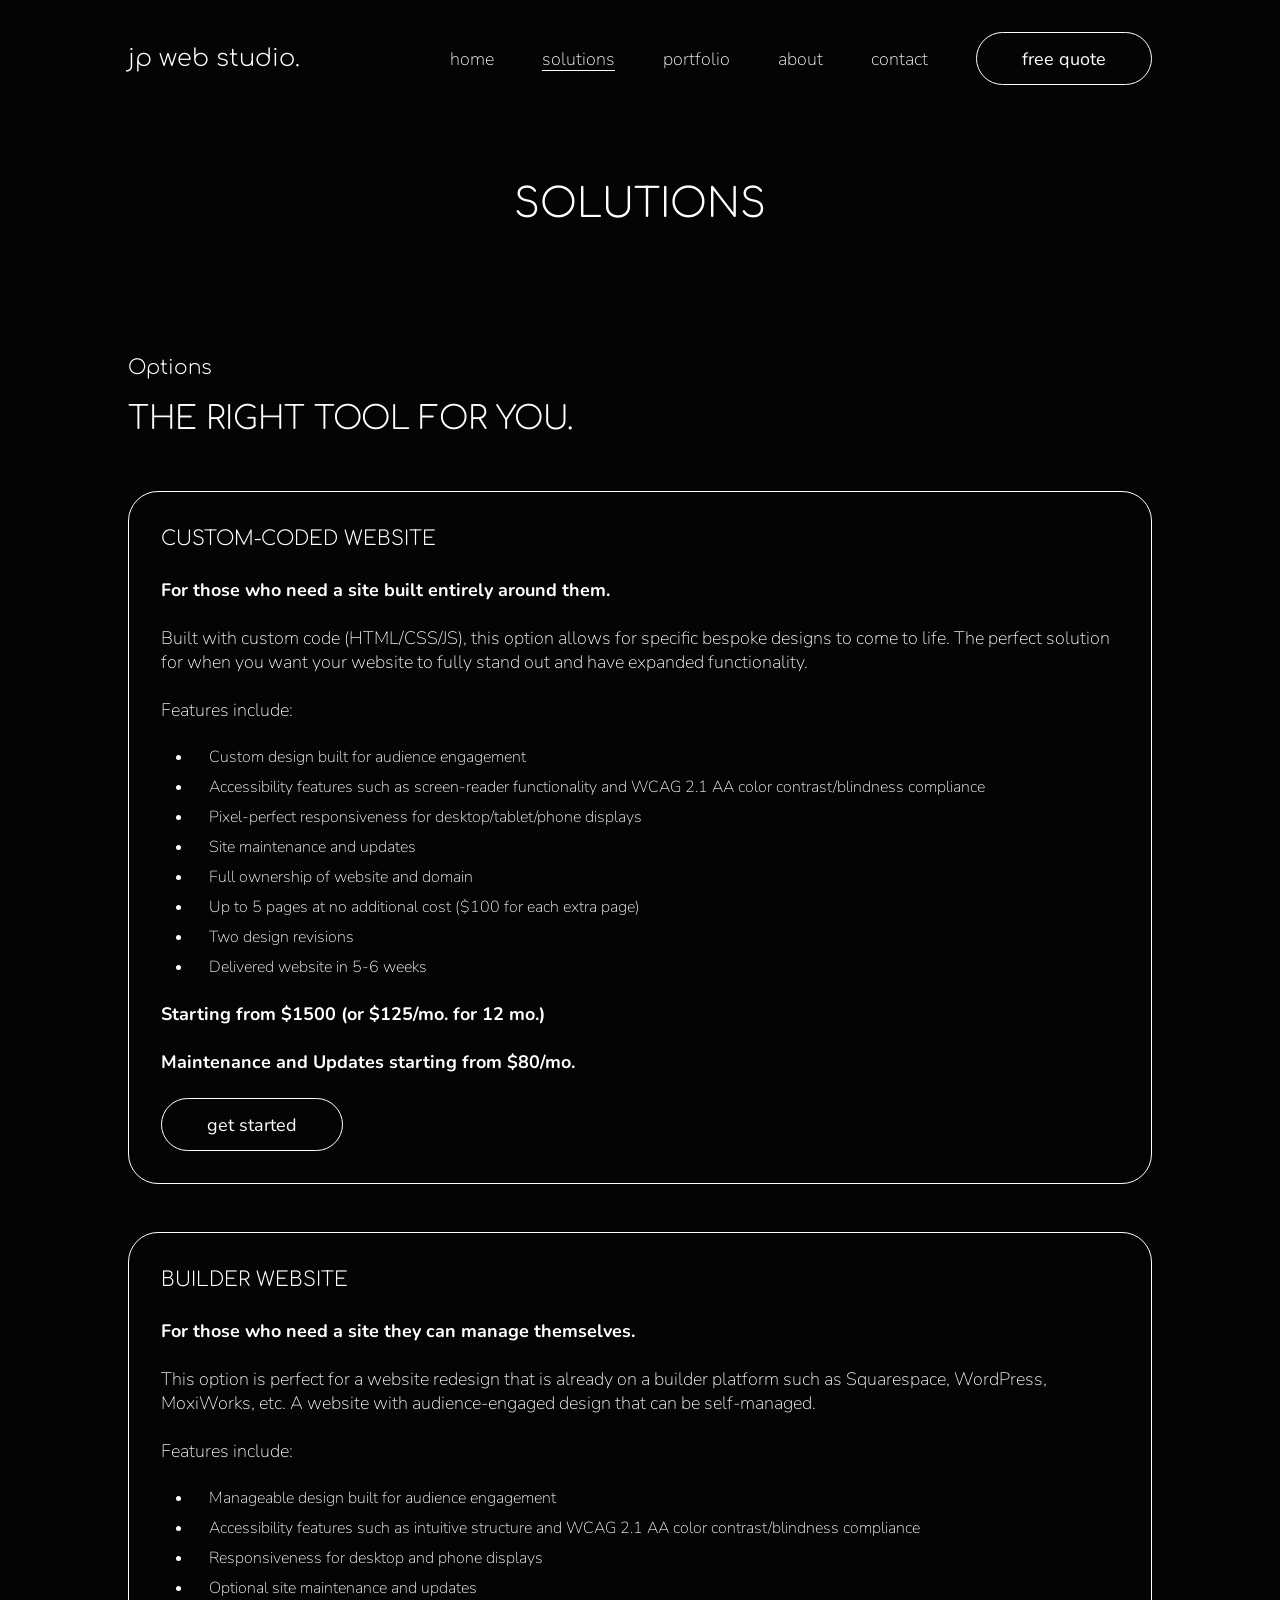
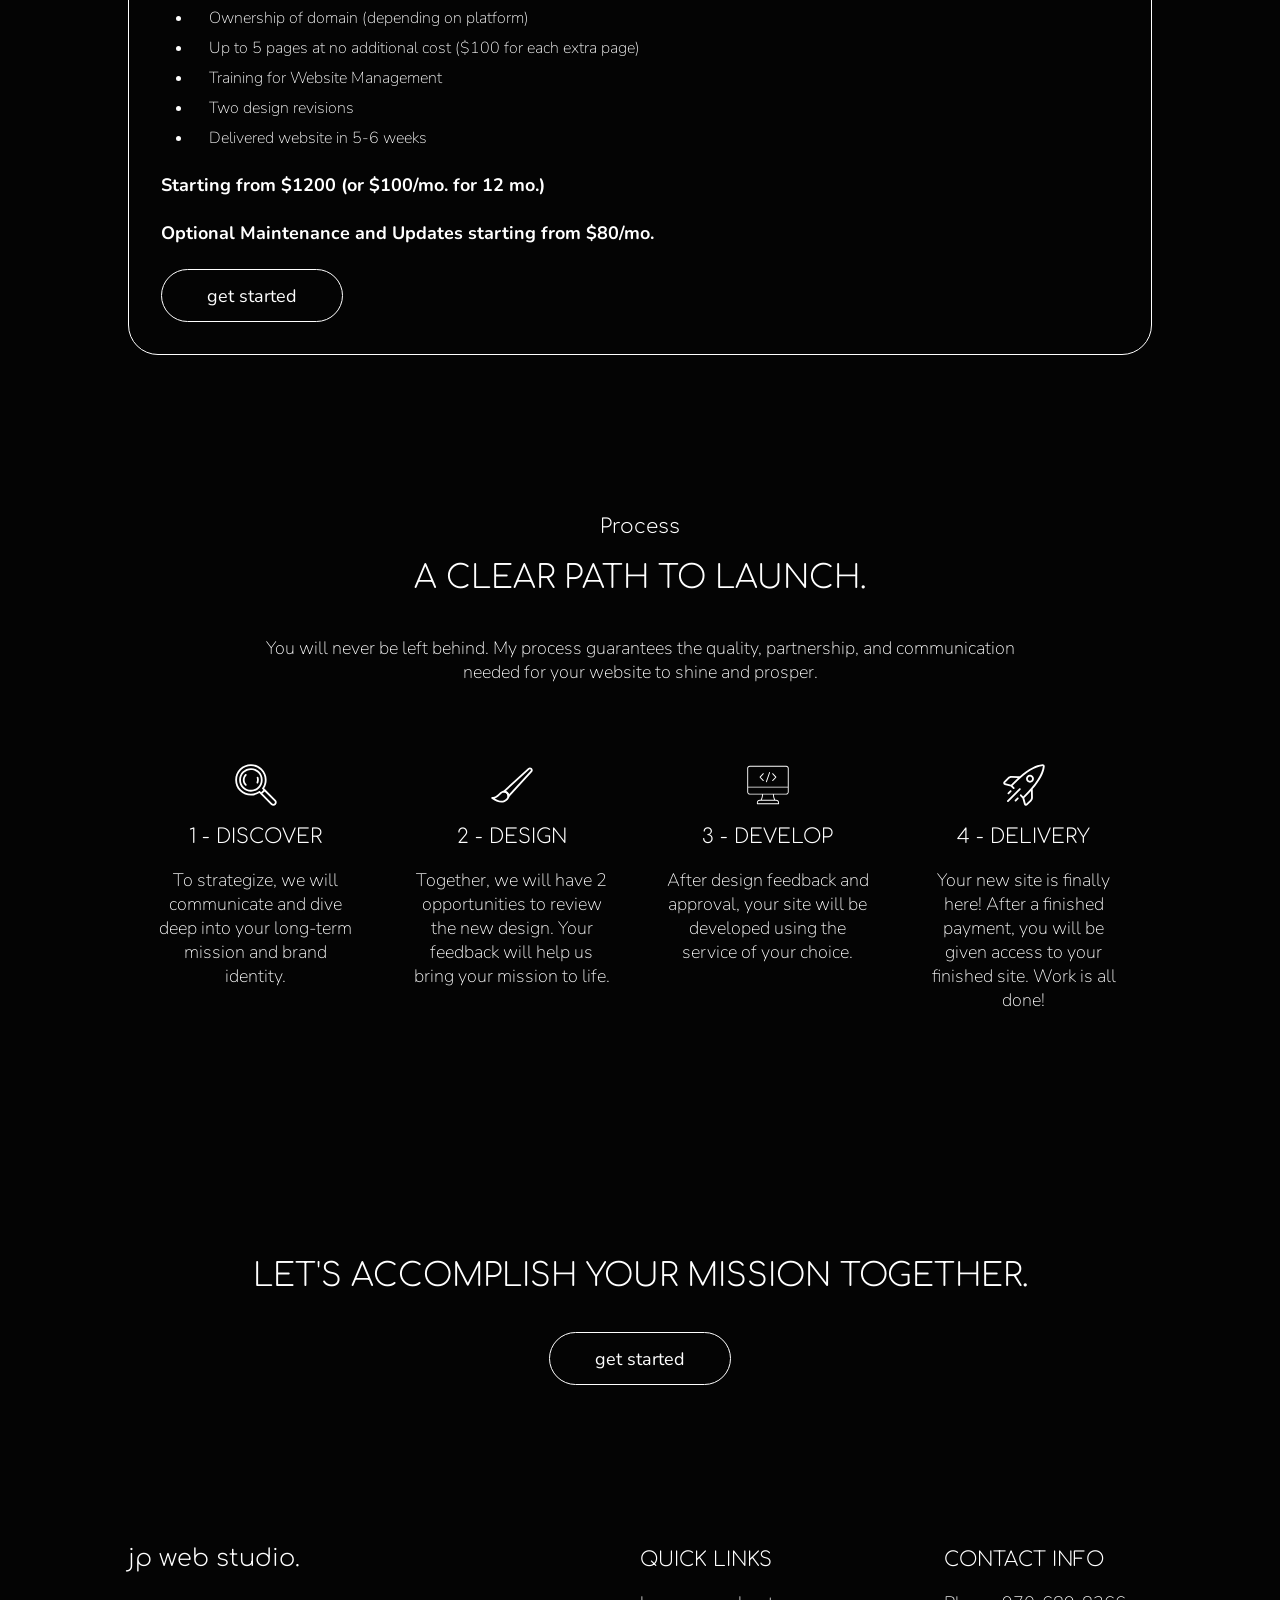
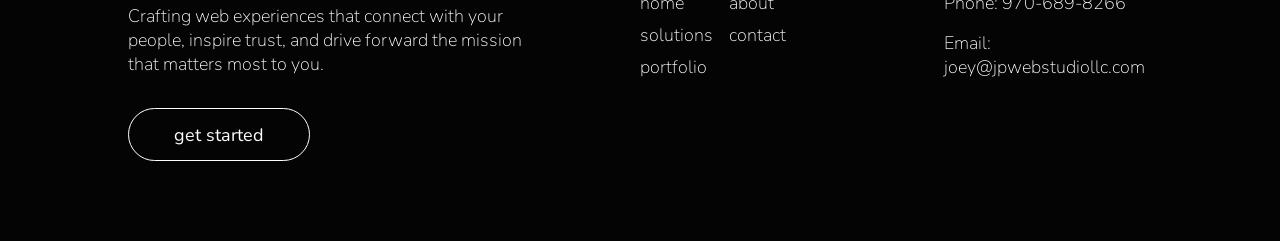
<file: solutions/index.html>
<!DOCTYPE html>
<html lang="en">
<head>
    <meta charset="UTF-8">
    <meta name="viewport" content="width=device-width, initial-scale=1.0">
    <title>Solutions | JP Web Studio</title>
    <link rel="stylesheet" href="../stylesheets/style.css">
    <link rel="icon" type="image/svg" href="../svg/jp.svg">
</head>
<body>
    <a class="subpage-skip-link" href="#solutions">Skip to content</a>
        <header class="header-nav-subpage">
            <a href="../" class="logo-text">jp web studio.</a>
            <nav>
                <button class="nav-toggle">
                    <span></span>
                    <span></span>
                    <span></span>
                </button>
                <div class="nav-links-mobile">
                    <a href="/">home</a>
                    <a class="underline" href="/solutions/">solutions</a>
                    <a href="/portfolio/">portfolio</a>
                    <a href="/about/">about</a>
                    <a href="/contact/">contact</a>
                    <a class="link-button-in-nav" href="/contact/">
                        free quote
                    </a>
                </div>
                <div class="nav-links-desktop">
                    <a href="/">home</a>
                    <a class="underline" href="/solutions/">solutions</a>
                    <a href="/portfolio/">portfolio</a>
                    <a href="/about/">about</a>
                    <a href="/contact/">contact</a>
                    <a class="link-button" href="/contact/">
                        free quote
                    </a>
                </div>
            </nav>
        </header>
        <div class="sub-page-heading">
            <h1 id="solutions">SOLUTIONS</h1>
        </div>
        <section class="reg-subpage-section">
            <div class="heading-with-tagline">
                <p class="tagline-text">Options</p>
                <h2>THE RIGHT TOOL FOR YOU.</h2>
            </div>
            <div class="all-options-container">
                <article class="option-container">
                    <h3>CUSTOM-CODED WEBSITE</h3>
                    <p><strong>For those who need a site built entirely around them.</strong></p>
                    <p>Built with custom code (HTML/CSS/JS), this option allows for specific bespoke designs to come to life. The perfect solution for when you want your website to fully stand out and have expanded functionality.</p>
                    <p>Features include:</p>
                    <ul>
                        <li>Custom design built for audience engagement</li>
                        <li>Accessibility features such as screen-reader functionality and WCAG 2.1 AA color contrast/blindness compliance</li>
                        <li>Pixel-perfect responsiveness for desktop/tablet/phone displays</li>
                        <li>Site maintenance and updates</li>
                        <li>Full ownership of website and domain</li>
                        <li>Up to 5 pages at no additional cost ($100 for each extra page)</li>
                        <li>Two design revisions</li>
                        <li>Delivered website in 5-6 weeks</li>
                    </ul>
                    <p><strong>Starting from $1500 (or $125/mo. for 12 mo.)</strong></p>
                    <p><strong>Maintenance and Updates starting from $80/mo.</strong></p>
                    <a href="/contact/" class="link-button">get started</a>
                </article>
                <article class="option-container">
                    <h3>BUILDER WEBSITE</h3>
                    <p><strong>For those who need a site they can manage themselves.</strong></p>
                    <p>This option is perfect for a website redesign that is already on a builder platform such as Squarespace, WordPress, MoxiWorks, etc. A website with audience-engaged design that can be self-managed.</p>
                    <p>Features include:</p>
                    <ul>
                        <li>Manageable design built for audience engagement</li>
                        <li>Accessibility features such as intuitive structure and WCAG 2.1 AA color contrast/blindness compliance</li>
                        <li>Responsiveness for desktop and phone displays</li>
                        <li>Optional site maintenance and updates</li>
                        <li>Ownership of domain (depending on platform)</li>
                        <li>Up to 5 pages at no additional cost ($100 for each extra page)</li>
                        <li>Training for Website Management</li>
                        <li>Two design revisions</li>
                        <li>Delivered website in 5-6 weeks</li>
                    </ul>
                    <p><strong>Starting from $1200 (or $100/mo. for 12 mo.)</strong></p>
                    <p><strong>Optional Maintenance and Updates starting from $80/mo.</strong></p>
                    <a href="/contact/" class="link-button">get started</a>
                </article>
            </div>
        </section>

        <section class="reg-centered-section" id="process">
            <div class="heading-with-tagline">
                <p class="tagline-text">Process</p>
                <h2>A CLEAR PATH TO LAUNCH.</h2>
                <p class="heading-description">You will never be left behind. My process guarantees the quality, partnership, and communication needed for your website to shine and prosper. </p>
            </div>
            <div class="all-processes-container">
                <div class="process-row">
                    <article class="process-container">
                        <img src="../svg/discovery.svg" alt="icon for discovery" class="icon-svg">
                        <h3>1 - DISCOVER</h3>
                        <p>To strategize, we will communicate and dive deep into your long-term mission and brand identity. </p>
                    </article>
                    <article class="process-container">
                        <img src="../svg/design.svg" alt="icon for design" class="icon-svg">
                        <h3>2 - DESIGN</h3>
                        <p>Together, we will have 2 opportunities to review the new design. Your feedback will help us bring your mission to life.</p>
                    </article>
                    <article class="process-container">
                        <img src="../svg/develop.svg" alt="icon for develop" class="icon-svg">
                        <h3>3 - DEVELOP</h3>
                        <p>After design feedback and approval, your site will be developed using the service of your choice.</p>
                    </article>
                    <article class="process-container">
                        <img src="../svg/delivery.svg" alt="icon for delivery" class="icon-svg">
                        <h3>4 - DELIVERY</h3>
                        <p>Your new site is finally here! After a finished payment, you will be given access to your finished site. Work is all done!</p>
                    </article>
                </div>
            </div>
        </section>

        <section class="mission-together" id="mission-cta">
            <div class="heading-and-cta">
                <h2>LET'S ACCOMPLISH YOUR MISSION TOGETHER.</h2>
                <a href="/contact/" class="link-button">get started</a>
            </div>
        </section>

        
        
    <footer class="site-footer">
        <div class="footer-cta">
            <a href="/" class="logo-text">jp web studio.</a>
            <p>Crafting web experiences that connect with your people, inspire trust, and drive forward the mission that matters most to you.</p>
            <a href="/" class="link-button">get started</a>
        </div>
        <div class="footer-links">
            <h2 class="footer-heading">QUICK LINKS</h2>
            <div class="links-groups">
                <div class="links-group">
                    <a href="/">home</a>
                    <a href="/solutions/">solutions</a>
                    <a href="/portfolio/">portfolio</a>
                </div>
                <div class="links-group">
                    <a href="/about/">about</a>
                    <a href="/contact/">contact</a>
                </div>
            </div>

            
        </div>
        <div class="footer-contact-info">
            <h2 class="footer-heading">CONTACT INFO</h2>
            <p>Phone: 970-689-8266</p>
            <p>Email: joey@jpwebstudiollc.com</p>
        </div> 
    </footer>
    <!-- <h1>WEBSITES BUILT WITH PURPOSE</h1> -->
    <!-- plz deploy -->
    <script src="../js/nav.js" defer></script>
</body>
</html>
</file>
<file: stylesheets/style.css>
@import url('https://fonts.googleapis.com/css2?family=Comfortaa:wght@300..700&family=Nunito:ital,wght@0,200..1000;1,200..1000&display=swap');

*, *:before, *:after {
    box-sizing: border-box;
    padding: 0;
    margin: 0;
}

body {
    background-color: #040404;
}

.skip-link {
    position: absolute;
    background-color: white;
    color: black;
    padding: 1em;
    top: -5em;

}

.subpage-skip-link {
    position: absolute;
    background-color: white;
    color: black;
    padding: 1em;
    top: -5em;
    z-index: 99999;

}

.skip-link:focus {
    transform: translateY(100%);
    top: -2em;
    left: 1em;
  }

.subpage-skip-link:focus {
    transform: translateY(100%);
    top: -2em;
    left: 1em;
}

.underline {
    text-decoration: underline;
    text-decoration-thickness: 0.5px;
    text-underline-offset: 0.25em;
}

section {
    padding-left: 7vw;
    padding-right: 7vw;
}

.logo-text {
    font-family: 'Comfortaa', sans-serif;
    color: white;
    text-decoration: none;
    font-weight: 100;
    font-size: 1.5em;
}

a {
    font-family: 'Nunito', sans-serif;
    color: white;
    text-decoration: none;
    font-weight: 100;
    font-size: 1em;
}

ul {
    font-family: 'Nunito', sans-serif;
    color: white;
    text-decoration: none;
    font-weight: 100;
    padding-left: 2em;
    display: flex;
    flex-direction: column;
    gap: 0.5em;
}

li {
    font-family: 'Nunito', sans-serif;
    color: white;
    text-decoration: none;
    font-weight: 100;
    padding-left: 1em;
    list-style-position: outside;
}

.link-button {
    font-family: 'Nunito', sans-serif;
    font-weight: 400;
    color: white;
    border: 1px solid white;
    border-radius: 30px;
    padding: 0.75em 2.5em 0.75em 2.5em;
    cursor: pointer;
    transition: background-color 0.3s ease, color 0.3s ease;
    text-align: center;
    flex-shrink: 0;
    white-space: nowrap;
}

.submit-button {
    font-family: 'Nunito', sans-serif;
    font-weight: 300;
    color: white;
    background-color: #040404;
    border: 1px solid white;
    border-radius: 20px;
    padding: 0.75em 0.75em 0.75em 0.75em;
    cursor: pointer;
    transition: background-color 0.3s ease, color 0.3s ease;
    text-align: center;
    flex-shrink: 0;
    white-space: nowrap;
    align-self: baseline;
}

.submit-button:hover {
    background-color: white;
    color: black;
}

.link-centered-button {
    font-family: 'Nunito', sans-serif;
    font-weight: 400;
    color: white;
    border: 1px solid white;
    border-radius: 30px;
    padding: 0.75em 2.5em 0.75em 2.5em;
    cursor: pointer;
    transition: background-color 0.3s ease, color 0.3s ease;
    text-align: center;
    display: flex;
    justify-content: center;
    align-items: center;
    white-space: nowrap;
}

.link-button:hover {
    background-color: white;
    color: black;
}

.link-centered-button:hover {
    background-color: white;
    color: black;
}


.nav-toggle {
    display: flex;
    justify-content: center;
    align-items: center;
    text-decoration: none;
    flex-direction: column;
    background: none;
    border: none;
    cursor: pointer;
    gap: 0.5em;
}

.nav-toggle button {
    gap: 0.5em;
    justify-self: end;
}

.nav-toggle span {
    background-color: white;
    height: 0.2em;
    width: 2em;
    display: flex;
    transform-origin: center;
    will-change: transform, opacity;
    backface-visibility: hidden;
    transition: transform 0.3s ease, opacity 0.3s ease;
}

.nav-toggle.is-open span:nth-child(2) {
    opacity: 0;
}


.nav-toggle.is-open span:nth-child(1) {
    transform: translateY(0.7em) rotate(45deg);
}


.nav-toggle.is-open span:nth-child(3) {
    transform: translateY(-0.7em) rotate(-45deg);
}

.hero-background {
    background-image: linear-gradient(to bottom, rgba(0, 0, 0, 0.82) 95%, rgba(0.016, 0.016, 0.016, 1) 100%), url('../images/hero-image.JPG');
    background-size: cover;
    background-position: center;
    background-repeat: no-repeat;
}

.scroll-breakpoint {
    height: 0;
    margin-bottom: -2em;
}

.header-nav {
    display: flex;
    justify-content: space-between;
    padding-top: 2em;
    padding-bottom: 2em;
    padding-left: 7vw;
    padding-right: 7vw;
    position: fixed;
    width: 100%;
    top: 0;
    z-index: 1000;
    isolation: isolate;
    background-color: transparent;
    transition: background-color 0.3s ease;
    align-items: center;
}

.header-nav-subpage {
    display: flex;
    justify-content: space-between;
    padding-top: 2em;
    padding-bottom: 2em;
    padding-left: 7vw;
    padding-right: 7vw;
    position: fixed;
    width: 100%;
    top: 0;
    z-index: 1000;
    isolation: isolate;
    background-color: #040404;
    align-items: center;
}

.header-nav.is-open {
    background-color: #040404;
}

.header-nav.scrolled {
    background-color: #040404;
}



.nav-links-mobile {
    position: fixed; 
    background-color: #040404;
    height: 100vh;
    width: 100%;
    left: 0;
    top: 60px;
    z-index: 999;
    opacity: 0;
    visibility: hidden;
    transition: opacity 0.3s ease, visibility 0.3s ease;
    display: flex;
    flex-direction: column;
    justify-content: center;
    align-items: center;
    gap: 1.5em;
    padding-bottom: 5em;
}

.nav-links-mobile a {
    font-size: 2em;
}

.link-button-in-nav {
    font-size: 2em;
    border-radius: 60px;
    border: 1px solid white;
    padding: 0.5em 0.75em 0.5em 0.75em;
    cursor: pointer;
    transition: background-color 0.3s ease, color 0.3s ease;
    font-weight: 400;
    
}

.link-button-in-nav:hover {
    background-color: white;
    color: black;
}

.nav-links-mobile.is-open {
    opacity: 1;
    visibility: visible;
}

.hero {
    padding-top: 150px;
    padding-bottom: 150px;
    text-align: center;
    display: flex;
    flex-direction: column;
    gap: 2em;
}

.hero-button-row {
    display: flex;
    justify-content: center;
    flex-direction: column;
    gap: 1em;
}

h1 {
    font-family: 'Comfortaa', sans-serif;
    color: white;
    font-weight: 300;
    letter-spacing: 10%;
    font-size: 2em;
    line-height: 1.2;
    text-align: center;
}

h2 {
    font-family: 'Comfortaa', sans-serif;
    color: white;
    font-weight: 300;
    letter-spacing: 10%;
    line-height: 1.5;
    font-size: 1.75em;
}

h3 {
    font-family: 'Comfortaa', sans-serif;
    color: white;
    font-weight: 300;
    letter-spacing: 10%;
    line-height: 1.5;
    font-size: 1.25em;
}

p {
    font-family: 'Nunito', sans-serif;
    font-weight: 100;
    color: white;
}

.reg-section {
    padding-top: 5em;
    padding-bottom: 5em;
}

.reg-centered-section {
    padding-top: 5em;
    padding-bottom: 5em;
    text-align: center;
    display: flex;
    flex-direction: column;
    justify-content: center;
}

.tagline-text p {
    margin-top: 1em;
    padding-left: 5vw;
    padding-right: 5vw;
}

.tagline-text {
    font-family: 'Comfortaa', sans-serif;
    font-size: 1.25em;
    letter-spacing: 5%;
    font-weight: 100;
}

.heading-with-tagline {
    display: flex;
    flex-direction: column;
    gap: 1em;
}

.heading-with-tagline-right {
    display: flex;
    flex-direction: column;
    gap: 1em;
    text-align: right;
}

.heading-description {
    padding-top: 1em;
}

.impactful-para-and-cta {
    display: flex;
    justify-content: center;
    align-items: center;
    flex-direction: column;
    gap: 2em;
}

.impactful-para-and-cta a {
    width: 100%;
}

.impactful-mockup {
    display: flex;
    justify-content: center;
    padding-top: 3em;
    padding-bottom: 3em;
}

.impactful-mockup img {
    width: 80vw;
}

.nav-links-desktop {
    display: flex;
    gap: 3em;
    align-items: center;
}

.icon-svg {
    height: 42px;
    width: 42px;
}

.all-features-container {
    padding-top: 3em;
    padding-bottom: 3em;
}

.all-projects {
    padding-top: 5em;
    padding-bottom: 5em;
    display: flex;
    flex-direction: column;
    gap: 3em;
}

.feature-container {
    display: flex;
    flex-direction: column;
    justify-content: center;
    align-items: center;
    gap: 1em;
    padding-top: 1.75em;
    padding-bottom: 1.75em;
    padding-left: 8vw;
    padding-right: 8vw;
}

.project-container-right img {
    width: 60vw;
}

.project-container-left img {
    width: 60vw;
}

.project-img-container {
    display: flex;
    justify-content: center;
    align-items: center;
}

.project-container-right {
    display: flex;
    flex-direction: column;
    gap: 2em;
}

.project-container-left {
    display: flex;
    flex-direction: column;
    gap: 2em;
}

.project-info {
    display: flex;
    flex-direction: column;
    gap: 1.5em;
}

.project-info a {
    width: min-content;
}

.all-processes-container {
    padding-top: 3em;
    padding-bottom: 3em;
}

.process-container {
    display: flex;
    flex-direction: column;
    justify-content: center;
    align-items: center;
    gap: 1em;
    padding-top: 1.75em;
    padding-bottom: 1.75em;
    padding-left: 8vw;
    padding-right: 8vw;
}

.info-img-container {
    display: flex;
    flex-direction: column;
    gap: 1em;
}

.info-description {
    display:flex;
    flex-direction: column;
    gap: 2em;
}


.img-container {
    display: flex;
    justify-content: center;
    align-items: center;
    padding-top: 1em;
    padding-bottom: 1em;
}

.img-container img {
    width: 50vw;
}

.mission-together {
    display: flex;
    justify-content: center;
    align-items: center;
    text-align: center;
    padding-top: 5em;
    padding-bottom: 5em;
    background-image: linear-gradient(rgba(0, 0, 0, 0.8)), url('../images/IMG_3010.JPG');
    background-position: center;     
  background-repeat: no-repeat;    
  background-size: cover; 
}

.heading-and-cta {
    display: flex;
    flex-direction: column;
    gap: 2em;
}

.site-footer {
    display: flex;
    flex-direction: column;
    gap: 4em;
    padding-left: 7vw;
    padding-right: 7vw;
    padding-top: 5em;
    padding-bottom: 5em;
}

.footer-cta {
    display: flex;
    flex-direction: column;
    gap: 2em;
}

.footer-cta .link-button {
    width: min-content;
}

.footer-links {
    display: flex;
    flex-direction: column;
    gap: 1em;
}

.links-groups {
    display: flex;
    gap: 1em;
}

.links-group {
    display: flex;
    flex-direction: column;
    gap: 0.5em;
}

.footer-heading {
    font-size: 1.25em;
}

.footer-contact-info {
    display: flex;
    flex-direction: column;
    gap: 2em;
}

.sub-page-heading {
    margin-top: 6em;
    padding-top: 3em;
    padding-bottom: 3em;
    background-image: linear-gradient(rgba(0, 0, 0, 0.8)), url('../images/hero-image.JPG');
    background-position: center;     
  background-repeat: no-repeat;    
  background-size: cover; 
}

.sub-page-heading h1 {
    margin-top: 0.3em;
}

.centered-heading {
    display: flex;
    justify-content: center;
    text-align: center;
}

.reg-subpage-section {
    padding-top: 5em;
    padding-bottom: 5em;
    display: flex;
    flex-direction: column;
}

.info-and-form {
    padding-top: 5em;
    padding-bottom: 5em;
    display: flex;
    flex-direction: column;
    gap: 4em;
}

.contact-info {
    display: flex;
    flex-direction: column;
    gap: 1.5em;
}

.reg-subpage-center-section {
    padding-top: 5em;
    padding-bottom: 5em;
    display: flex;
    justify-content: center;
    align-items: center;
    flex-direction: column;
    text-align: center;
    gap: 2em;
}

.all-options-container {
    display: flex;
    flex-direction: column;
    gap: 3em;
    padding-top: 3em;
}

.option-container {
    border: 1px white solid;
    border-radius: 30px;
    padding: 2em;
    display: flex;
    flex-direction: column;
    gap: 1.5em;
}

.form-container {
    border: 1px solid white;
    padding: 1.5em;
    border-radius: 30px;
}

form {
    display: flex;
    flex-direction: column;
    gap: 2em;
}

label, legend, button {
    font-family: 'Nunito', sans-serif;
    color: white;
    font-weight: 300;
    font-size: 1em;
}

legend {
    font-family: 'Nunito', sans-serif;
    color: white;
    font-weight: 300;
    font-size: 1em;
}

textarea {
    font-family: 'Nunito', sans-serif;
    color: white;
    font-weight: 100;
    font-size: 1em;
}

input, textarea {
    padding: 1em;
    font-family: 'Nunito', sans-serif;
    color: white;
    background-color: #040404;
    border: 0.5px white solid;
    border-radius: 20px;
}

.label-and-text, .label-and-textarea {
    display: flex;
    flex-direction: column;
    gap: 0.5em;
}

.label-and-checkboxes {
    display: flex;
    flex-direction: column;
    gap: 0.5em;
}

.label-and-checkbox {
    display: flex;
    gap: 1em;
    margin-left: 1em;
}

.info-and-form {
    display: flex;
}

.all-testimonials-container {
    display: flex;
    flex-direction: column;
    padding-top: 5em;
    padding-bottom: 5em;
    gap: 3em;
}

.testimonial-container {
    text-align: left;
    border: 1px white solid;
    border-radius: 30px;
    padding: 2em;
    display: flex;
    flex-direction: column;
    height: 28em;
    justify-content: space-between;
}

.testimonial-title {
    font-weight: 500;
}













@media (min-width: 950px) {

    h1 {
        font-size: 2.5em;
    }

    h2 {
        font-size: 2em;
    }

    p {
        font-size: 1.125em;
    }

    a {
        font-size: 1.125em;
    }

    .nav-toggle {
        display: none;
    }
    .nav-links-mobile {
        display: none;
    }

    section {
        padding-left: 10vw;
        padding-right: 10vw;
    }

    .header-nav {
        padding-left: 10vw;
        padding-right: 10vw;
    }

    .header-nav-subpage {
        padding-left: 10vw;
        padding-right: 10vw;
    }

    .hero {
        padding-top: 350px;
        padding-bottom: 350px;
    }
    .hero-button-row {
        flex-direction: row;
    }

    .impactful-para-and-cta {
        flex-direction: row;
        gap: 6em;
    }

    .impactful-mockup img {
        width: 60vw;
    }

    .impactful-para-and-cta a {
        width: auto;
    }

    .reg-section {
        padding-top: 8.75em;
        padding-bottom: 8.75em;
    }

    .heading-description {
        padding-left: 10vw;
        padding-right: 10vw;
    }

    .features-row {
        display: flex;
        flex-direction: row;
        justify-content: space-around;
    }

    .process-row {
        display: flex;
        flex-direction: row;
        justify-content: space-around;
    }

    .feature-container {
        padding: 0;
        width: 20vw;
    }

    .process-container {
        padding: 0;
        width: 16vw;
        justify-content: flex-start;
    }

    .all-features-container {
        display: flex;
        flex-direction: column;
        gap: 2.5em;
        padding-top: 5em;
        padding-bottom: 5em;
    }

    .all-processes-container {
        display: flex;
        flex-direction: column;
        gap: 2.5em;
        padding-top: 5em;
        padding-bottom: 5em;
    }

    .reg-centered-section a {
        width: fit-content;
        align-self: center;
    }

    .all-projects {
        gap: 6em;
        padding-bottom: 6em;
    }
    
    .project-container-right img {
        width: 30vw;
    }
    
    .project-container-left img {
        width: 30vw;
    }

    .project-container-right {
        flex-direction: row;
        gap: 6em;
    }

    .project-container-left {
        flex-direction: row-reverse;
        gap: 6em;
    }


    .link-centered-button {
        width: min-content;
        margin-left: auto;
        margin-right: auto;
    }

    .info-img-container {
        flex-direction: row-reverse;
        gap:8em;
    }

    .img-container img {
        width: 30vw;
    }

    .info-description a {
        width: fit-content;
    }

    .heading-and-cta a {
        width: min-content;
        margin-left: auto;
        margin-right: auto;
    }

    .site-footer {
        display: flex;
        flex-direction: row;
        justify-content: space-between;
        padding-top: 5em;
        padding-bottom: 5em;
        padding-left: 10vw;
        padding-right: 10vw;
        gap: 6em;
    }
    
    .footer-cta {
        width: 40vw;
    }
    
    .footer-links {
        width: 20vw;
    }
    
    .footer-contact-info {
        width: 20vw;
        
        gap: 1em;
    }

    .sub-page-heading {
        margin-top: 7.5em;
    }

    .option-container a {
        align-self: baseline;
    }

    .info-and-form {
        flex-direction: row;
        gap: 8em;
    }

    .form-container {
        width: 70vw;
    }

    .all-testimonials-container {
        flex-direction: row;
    }

    .testimonial-container {
        height: 36em;
    }
}

@media (max-width: 450px) {
    .testimonial-container {
        height: 40em;
    }
}

@media (min-width: 1200px) {
    .testimonial-container {
        height: 30em;
    }
}

@media (max-width: 950px) {
    .nav-links-desktop {
        display: none;
    }
}
</file>
